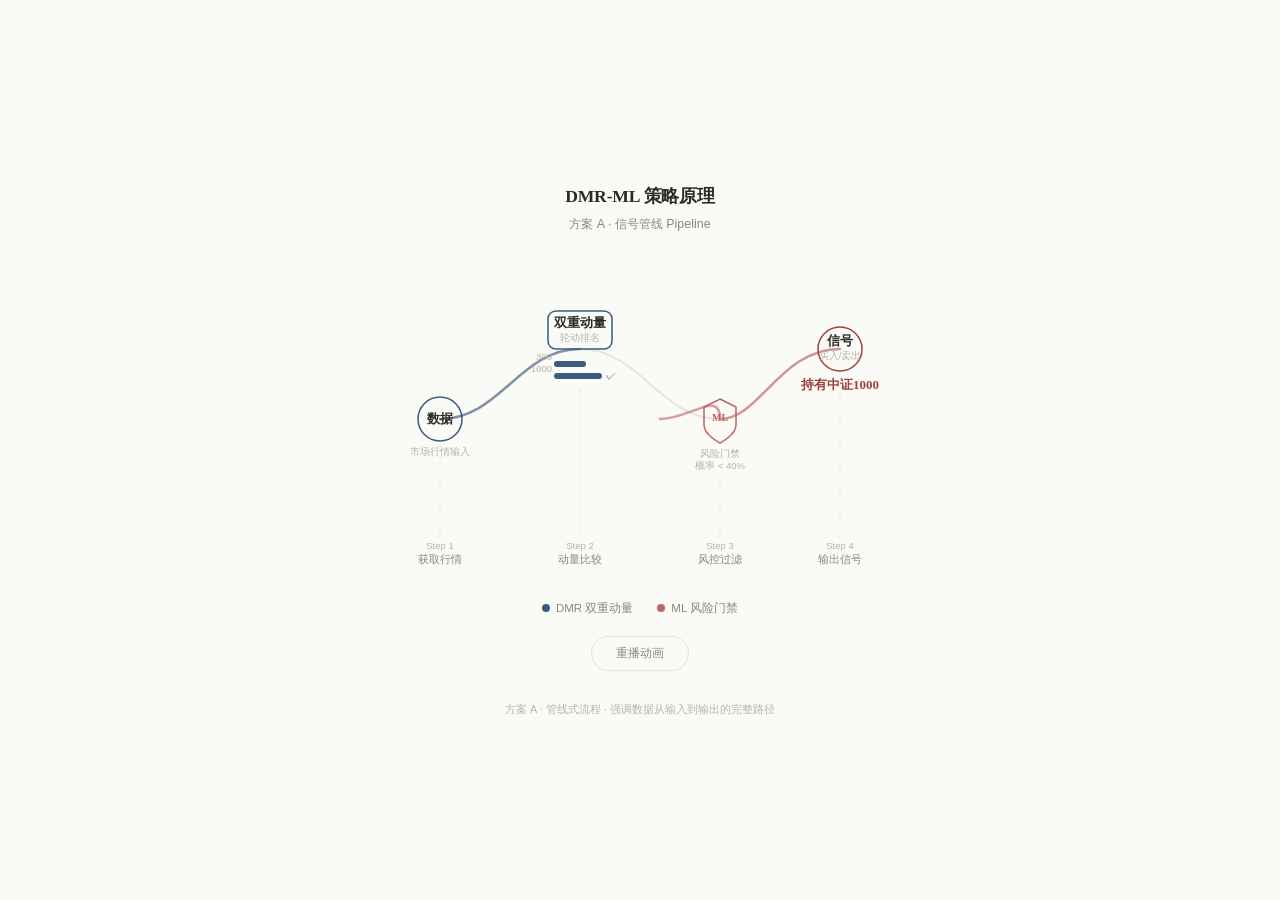
<file: web/static/demo-anim-a.html>
<!DOCTYPE html>
<html lang="zh-CN">
<head>
<meta charset="UTF-8">
<meta name="viewport" content="width=device-width, initial-scale=1.0">
<title>DMR-ML 原理动画 · 方案A · 信号管线</title>
<style>
  * { margin: 0; padding: 0; box-sizing: border-box; }
  body {
    background: #FAFAF7;
    font-family: Georgia, 'Times New Roman', serif;
    display: flex; flex-direction: column;
    align-items: center; justify-content: center;
    min-height: 100vh; color: #2D2A26;
    padding: 40px 20px;
  }
  h2 { font-size: 1.1rem; color: #2D2A26; margin-bottom: 8px; letter-spacing: -0.01em; }
  .subtitle { font-size: 0.78rem; color: #8B8680; margin-bottom: 36px; font-family: 'Inter', sans-serif; }
  .anim-container {
    width: 100%; max-width: 520px;
    position: relative;
  }
  svg { width: 100%; height: auto; }

  /* --- Pipeline path --- */
  .pipe-main {
    stroke-dasharray: 1200;
    stroke-dashoffset: 1200;
  }
  .playing .pipe-main {
    animation: draw-pipe 3s cubic-bezier(0.4,0,0.2,1) 0.3s forwards;
  }
  @keyframes draw-pipe { to { stroke-dashoffset: 0; } }

  /* --- Nodes fade in --- */
  .node { opacity: 0; }
  .playing .node-data    { animation: fade-in 0.5s ease-out 0.3s forwards; }
  .playing .node-mom     { animation: fade-in 0.5s ease-out 1.2s forwards; }
  .playing .node-ml      { animation: fade-in 0.5s ease-out 2.0s forwards; }
  .playing .node-signal  { animation: fade-in 0.5s ease-out 2.8s forwards; }
  @keyframes fade-in { to { opacity: 1; } }

  /* --- Dot traveler --- */
  .dot-traveler {
    opacity: 0;
    offset-path: path('M 60 150 C 120 150, 140 80, 200 80 S 280 150, 340 150 C 380 150, 400 80, 460 80');
    offset-rotate: 0deg;
  }
  .playing .dot-traveler {
    animation: dot-on 0.01s 0.5s forwards, dot-travel 2.8s cubic-bezier(0.4,0,0.2,1) 0.5s forwards, dot-off 0.3s ease-out 3.1s forwards;
  }
  @keyframes dot-on { to { opacity: 1; } }
  @keyframes dot-travel { from { offset-distance: 0%; } to { offset-distance: 100%; } }
  @keyframes dot-off { to { opacity: 0; } }

  /* --- Glow pulse on ML gate --- */
  .ml-glow { opacity: 0; }
  .playing .ml-glow {
    animation: glow-pulse 1.5s ease-in-out 2.0s 3;
  }
  @keyframes glow-pulse {
    0% { opacity: 0; }
    50% { opacity: 0.18; }
    100% { opacity: 0; }
  }

  /* --- Labels --- */
  .label { font-family: 'Inter', Georgia, sans-serif; font-size: 11px; fill: #8B8680; }
  .label-bold { font-family: Georgia, serif; font-size: 13px; fill: #2D2A26; font-weight: 700; }
  .label-small { font-family: 'Inter', sans-serif; font-size: 9.5px; fill: #B8B2A8; }

  /* --- Signal result text --- */
  .signal-text { opacity: 0; font-family: Georgia, serif; font-size: 13px; fill: #A0403C; font-weight: 700; }
  .playing .signal-text { animation: fade-in 0.6s ease-out 3.2s forwards; }

  /* --- Momentum comparison bars --- */
  .bar-300, .bar-1000 { opacity: 0; }
  .playing .bar-300  { animation: fade-in 0.3s ease-out 1.4s forwards, bar-grow-300 0.8s ease-out 1.4s forwards; }
  .playing .bar-1000 { animation: fade-in 0.3s ease-out 1.6s forwards, bar-grow-1000 0.8s ease-out 1.6s forwards; }
  @keyframes bar-grow-300  { from { width: 0; } to { width: 32px; } }
  @keyframes bar-grow-1000 { from { width: 0; } to { width: 48px; } }

  /* --- Winner highlight --- */
  .winner-mark { opacity: 0; }
  .playing .winner-mark { animation: fade-in 0.4s ease-out 2.5s forwards; }

  /* --- Shield icon --- */
  .shield { opacity: 0; }
  .playing .shield { animation: fade-in 0.4s ease-out 2.2s forwards, shield-pulse 1.2s ease-in-out 2.2s 2; }
  @keyframes shield-pulse {
    0% { transform: scale(1); }
    50% { transform: scale(1.08); }
    100% { transform: scale(1); }
  }

  /* --- Bottom legend --- */
  .legend {
    margin-top: 28px; display: flex; gap: 24px;
    font-size: 0.72rem; color: #8B8680;
    font-family: 'Inter', sans-serif;
  }
  .legend span { display: flex; align-items: center; gap: 6px; }
  .legend .dot-blue { width: 8px; height: 8px; border-radius: 50%; background: #3D5A80; }
  .legend .dot-red  { width: 8px; height: 8px; border-radius: 50%; background: #C0625F; }

  /* --- Replay button --- */
  .replay-btn {
    margin-top: 20px; padding: 8px 24px;
    border: 1px solid #E8E4DE; border-radius: 20px;
    background: transparent; color: #8B8680;
    font-family: 'Inter', sans-serif; font-size: 0.75rem;
    cursor: pointer; transition: all 0.2s;
  }
  .replay-btn:hover { border-color: #3D5A80; color: #3D5A80; }

  .tag { font-size: 0.68rem; color: #B8B2A8; margin-top: 32px; font-family: 'Inter', sans-serif; }
</style>
</head>
<body>
  <h2>DMR-ML 策略原理</h2>
  <p class="subtitle">方案 A · 信号管线 Pipeline</p>

  <div class="anim-container playing" id="anim">
    <svg viewBox="0 0 520 300" xmlns="http://www.w3.org/2000/svg">
      <!-- Pipeline path -->
      <path class="pipe-main" d="M 60 150 C 120 150, 140 80, 200 80 S 280 150, 340 150 C 380 150, 400 80, 460 80"
            stroke="#E8E4DE" stroke-width="2" fill="none" stroke-linecap="round"/>

      <!-- Colored overlay paths -->
      <path class="pipe-main" d="M 60 150 C 120 150, 140 80, 200 80"
            stroke="#3D5A80" stroke-width="2.5" fill="none" stroke-linecap="round" opacity="0.6"/>
      <path class="pipe-main" d="M 280 150 C 310 150, 340 120, 340 150 C 380 150, 400 80, 460 80"
            stroke="#C0625F" stroke-width="2.5" fill="none" stroke-linecap="round" opacity="0.6"/>

      <!-- Dot traveler -->
      <circle class="dot-traveler" r="4" fill="#3D5A80"/>

      <!-- Node 1: Market Data -->
      <g class="node node-data">
        <circle cx="60" cy="150" r="22" fill="none" stroke="#3D5A80" stroke-width="1.5"/>
        <text class="label-bold" x="60" y="154" text-anchor="middle">数据</text>
        <text class="label-small" x="60" y="186" text-anchor="middle">市场行情输入</text>
      </g>

      <!-- Node 2: Dual Momentum -->
      <g class="node node-mom">
        <rect x="168" y="42" width="64" height="38" rx="8" fill="none" stroke="#3D5A80" stroke-width="1.5"/>
        <text class="label-bold" x="200" y="58" text-anchor="middle" fill="#3D5A80" font-size="11">双重动量</text>
        <text class="label-small" x="200" y="72" text-anchor="middle">轮动排名</text>

        <!-- Momentum bars -->
        <rect class="bar-300" x="174" y="92" height="6" rx="3" fill="#3D5A80" opacity="0.5" width="32"/>
        <rect class="bar-1000" x="174" y="104" height="6" rx="3" fill="#3D5A80" width="48"/>
        <text class="label-small" x="172" y="91" text-anchor="end" font-size="8">300</text>
        <text class="label-small" x="172" y="103" text-anchor="end" font-size="8">1000</text>

        <!-- Winner arrow -->
        <g class="winner-mark">
          <text x="226" y="110" font-size="10" fill="#3D5A80">&#x2713;</text>
        </g>
      </g>

      <!-- Node 3: ML Risk Gate -->
      <g class="node node-ml" transform="translate(340, 150)">
        <!-- Glow -->
        <circle class="ml-glow" cx="0" cy="0" r="32" fill="#C0625F" opacity="0"/>
        <!-- Shield shape -->
        <g class="shield">
          <path d="M 0 -20 L 16 -12 L 16 6 C 16 16, 0 24, 0 24 C 0 24, -16 16, -16 6 L -16 -12 Z"
                fill="none" stroke="#C0625F" stroke-width="1.5"/>
          <text x="0" y="2" text-anchor="middle" font-family="Georgia" font-size="10" fill="#C0625F" font-weight="700">ML</text>
        </g>
        <text class="label-small" x="0" y="38" text-anchor="middle">风险门禁</text>
        <text class="label-small" x="0" y="50" text-anchor="middle" fill="#C0625F">概率 &lt; 40%</text>
      </g>

      <!-- Node 4: Signal Output -->
      <g class="node node-signal">
        <circle cx="460" cy="80" r="22" fill="none" stroke="#A0403C" stroke-width="1.5"/>
        <text class="label-bold" x="460" y="76" text-anchor="middle" fill="#A0403C" font-size="11">信号</text>
        <text class="label-small" x="460" y="90" text-anchor="middle">买入/卖出</text>
      </g>

      <!-- Signal result -->
      <text class="signal-text" x="460" y="120" text-anchor="middle">持有中证1000</text>

      <!-- Step labels along bottom -->
      <text class="label-small" x="60" y="280" text-anchor="middle">Step 1</text>
      <text class="label-small" x="200" y="280" text-anchor="middle">Step 2</text>
      <text class="label-small" x="340" y="280" text-anchor="middle">Step 3</text>
      <text class="label-small" x="460" y="280" text-anchor="middle">Step 4</text>

      <!-- Connecting dotted lines to step labels -->
      <line x1="60" y1="175" x2="60" y2="270" stroke="#E8E4DE" stroke-width="0.8" stroke-dasharray="3,3"/>
      <line x1="200" y1="120" x2="200" y2="270" stroke="#E8E4DE" stroke-width="0.8" stroke-dasharray="3,3"/>
      <line x1="340" y1="205" x2="340" y2="270" stroke="#E8E4DE" stroke-width="0.8" stroke-dasharray="3,3"/>
      <line x1="460" y1="105" x2="460" y2="270" stroke="#E8E4DE" stroke-width="0.8" stroke-dasharray="3,3"/>

      <!-- Step descriptions -->
      <text class="label" x="60" y="294" text-anchor="middle">获取行情</text>
      <text class="label" x="200" y="294" text-anchor="middle">动量比较</text>
      <text class="label" x="340" y="294" text-anchor="middle">风控过滤</text>
      <text class="label" x="460" y="294" text-anchor="middle">输出信号</text>
    </svg>
  </div>

  <div class="legend">
    <span><span class="dot-blue"></span>DMR 双重动量</span>
    <span><span class="dot-red"></span>ML 风险门禁</span>
  </div>

  <button class="replay-btn" onclick="replay()">重播动画</button>
  <p class="tag">方案 A · 管线式流程 · 强调数据从输入到输出的完整路径</p>

<script>
function replay() {
  const el = document.getElementById('anim');
  el.classList.remove('playing');
  void el.offsetWidth; // force reflow
  el.classList.add('playing');
}
</script>
</body>
</html>
</file>
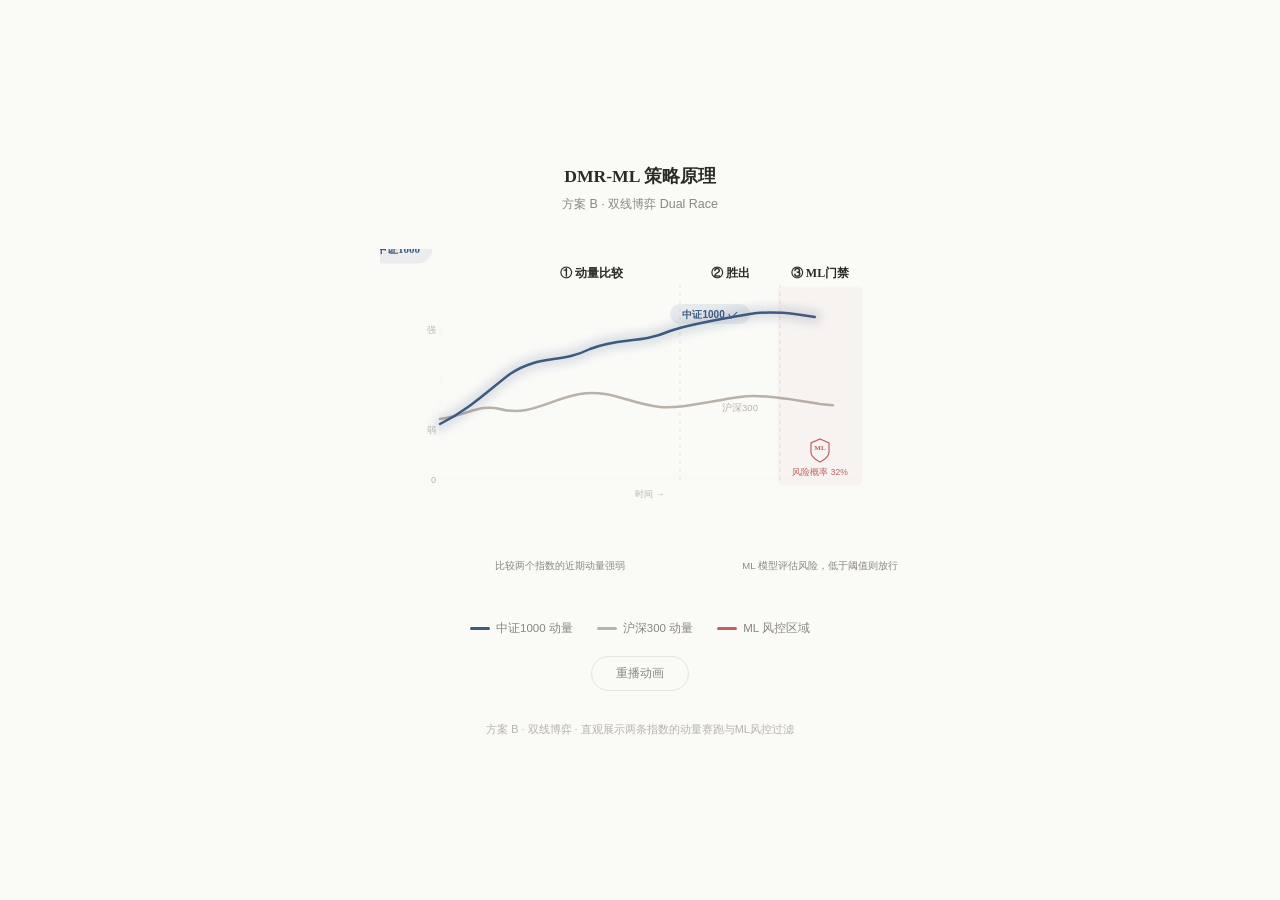
<file: web/static/demo-anim-b.html>
<!DOCTYPE html>
<html lang="zh-CN">
<head>
<meta charset="UTF-8">
<meta name="viewport" content="width=device-width, initial-scale=1.0">
<title>DMR-ML 原理动画 · 方案B · 双线博弈</title>
<style>
  * { margin: 0; padding: 0; box-sizing: border-box; }
  body {
    background: #FAFAF7;
    font-family: Georgia, 'Times New Roman', serif;
    display: flex; flex-direction: column;
    align-items: center; justify-content: center;
    min-height: 100vh; color: #2D2A26;
    padding: 40px 20px;
  }
  h2 { font-size: 1.1rem; color: #2D2A26; margin-bottom: 8px; }
  .subtitle { font-size: 0.78rem; color: #8B8680; margin-bottom: 36px; font-family: 'Inter', sans-serif; }

  .anim-container { width: 100%; max-width: 520px; }
  svg { width: 100%; height: auto; }

  /* --- Phase 1: Two momentum lines race --- */
  .line-300 {
    stroke-dasharray: 400;
    stroke-dashoffset: 400;
  }
  .line-1000 {
    stroke-dasharray: 400;
    stroke-dashoffset: 400;
  }
  .playing .line-300 {
    animation: draw-line 2.5s cubic-bezier(0.4,0,0.2,1) 0.4s forwards;
  }
  .playing .line-1000 {
    animation: draw-line 2.5s cubic-bezier(0.4,0,0.2,1) 0.6s forwards;
  }
  @keyframes draw-line { to { stroke-dashoffset: 0; } }

  /* --- Phase 2: Winner glow --- */
  .winner-glow {
    stroke-dasharray: 400;
    stroke-dashoffset: 400;
    opacity: 0;
  }
  .playing .winner-glow {
    animation: draw-line 1.5s ease-out 3.2s forwards, glow-on 0.5s ease-out 3.2s forwards;
  }
  @keyframes glow-on { to { opacity: 0.15; } }

  /* --- Phase 2b: Winner label --- */
  .winner-label { opacity: 0; }
  .playing .winner-label { animation: fade-in 0.5s ease-out 3.5s forwards; }

  /* --- Phase 3: ML gate descends --- */
  .ml-gate { opacity: 0; }
  .playing .ml-gate { animation: gate-drop 0.8s cubic-bezier(0.4,0,0.2,1) 4.2s forwards; }
  @keyframes gate-drop {
    0% { opacity: 0; transform: translateY(-20px); }
    100% { opacity: 1; transform: translateY(0); }
  }

  /* --- ML scanning line --- */
  .scan-line { opacity: 0; }
  .playing .scan-line {
    animation: scan 1.2s ease-in-out 5.0s forwards;
  }
  @keyframes scan {
    0% { opacity: 0.6; transform: translateX(0); }
    50% { opacity: 0.8; transform: translateX(100px); }
    100% { opacity: 0; transform: translateX(200px); }
  }

  /* --- Phase 4: Result --- */
  .result-badge { opacity: 0; }
  .playing .result-pass { animation: badge-in 0.6s ease-out 6.0s forwards; }
  @keyframes badge-in {
    0% { opacity: 0; transform: scale(0.7); }
    60% { transform: scale(1.05); }
    100% { opacity: 1; transform: scale(1); }
  }

  .fade-in { opacity: 0; }
  .playing .fade-1 { animation: fade-in 0.5s ease-out 0.2s forwards; }
  .playing .fade-2 { animation: fade-in 0.5s ease-out 3.0s forwards; }
  .playing .fade-3 { animation: fade-in 0.5s ease-out 4.2s forwards; }
  .playing .fade-4 { animation: fade-in 0.5s ease-out 6.0s forwards; }
  @keyframes fade-in { to { opacity: 1; } }

  /* --- Axis labels --- */
  .axis-label { font-family: 'Inter', sans-serif; font-size: 9px; fill: #B8B2A8; }
  .phase-label { font-family: Georgia, serif; font-size: 12px; fill: #2D2A26; font-weight: 700; }
  .phase-sub { font-family: 'Inter', sans-serif; font-size: 9.5px; fill: #8B8680; }

  .legend {
    margin-top: 28px; display: flex; gap: 24px;
    font-size: 0.72rem; color: #8B8680;
    font-family: 'Inter', sans-serif;
  }
  .legend span { display: flex; align-items: center; gap: 6px; }
  .legend .swatch { width: 20px; height: 3px; border-radius: 2px; }
  .legend .sw-blue { background: #3D5A80; }
  .legend .sw-red { background: #C0625F; }
  .legend .sw-gray { background: #B8B2A8; }

  .replay-btn {
    margin-top: 20px; padding: 8px 24px;
    border: 1px solid #E8E4DE; border-radius: 20px;
    background: transparent; color: #8B8680;
    font-family: 'Inter', sans-serif; font-size: 0.75rem;
    cursor: pointer; transition: all 0.2s;
  }
  .replay-btn:hover { border-color: #3D5A80; color: #3D5A80; }
  .tag { font-size: 0.68rem; color: #B8B2A8; margin-top: 32px; font-family: 'Inter', sans-serif; }
</style>
</head>
<body>
  <h2>DMR-ML 策略原理</h2>
  <p class="subtitle">方案 B · 双线博弈 Dual Race</p>

  <div class="anim-container playing" id="anim">
    <svg viewBox="0 0 520 340" xmlns="http://www.w3.org/2000/svg">

      <!-- Background grid -->
      <g opacity="0.3">
        <line x1="60" y1="40" x2="60" y2="230" stroke="#E8E4DE" stroke-width="0.5"/>
        <line x1="60" y1="230" x2="480" y2="230" stroke="#E8E4DE" stroke-width="0.5"/>
        <line x1="60" y1="80" x2="480" y2="80" stroke="#E8E4DE" stroke-width="0.5" stroke-dasharray="3,4"/>
        <line x1="60" y1="130" x2="480" y2="130" stroke="#E8E4DE" stroke-width="0.5" stroke-dasharray="3,4"/>
        <line x1="60" y1="180" x2="480" y2="180" stroke="#E8E4DE" stroke-width="0.5" stroke-dasharray="3,4"/>
      </g>

      <!-- Axis labels -->
      <text class="axis-label" x="56" y="84" text-anchor="end">强</text>
      <text class="axis-label" x="56" y="184" text-anchor="end">弱</text>
      <text class="axis-label" x="56" y="234" text-anchor="end">0</text>
      <text class="axis-label" x="270" y="248" text-anchor="middle">时间 →</text>

      <!-- Phase dividers -->
      <line x1="300" y1="35" x2="300" y2="235" stroke="#E8E4DE" stroke-width="1" stroke-dasharray="4,4" class="fade-in fade-2"/>
      <line x1="400" y1="35" x2="400" y2="235" stroke="#E8E4DE" stroke-width="1" stroke-dasharray="4,4" class="fade-in fade-3"/>

      <!-- Phase headers -->
      <g class="fade-in fade-1">
        <text class="phase-label" x="180" y="28">① 动量比较</text>
      </g>
      <g class="fade-in fade-2">
        <text class="phase-label" x="350" y="28" text-anchor="middle" fill="#3D5A80">② 胜出</text>
      </g>
      <g class="fade-in fade-3">
        <text class="phase-label" x="440" y="28" text-anchor="middle" fill="#C0625F">③ ML门禁</text>
      </g>

      <!-- CSI 300 line (weaker, ends lower) -->
      <path class="line-300"
            d="M 60 170 C 90 165, 100 155, 120 160 C 150 168, 170 150, 200 145 C 230 140, 250 155, 280 158 C 300 160, 330 152, 360 148 C 380 145, 410 150, 440 155 L 470 158"
            stroke="#B8B2A8" stroke-width="2.5" fill="none" stroke-linecap="round"/>

      <!-- CSI 1000 line (stronger, ends higher) -->
      <path class="line-1000"
            d="M 60 175 C 90 160, 110 140, 130 125 C 160 105, 180 115, 210 100 C 240 88, 260 95, 290 82 C 310 75, 340 70, 370 65 C 400 60, 430 68, 460 72 L 470 74"
            stroke="#3D5A80" stroke-width="2.5" fill="none" stroke-linecap="round"/>

      <!-- Winner glow (thick blur behind 1000 line) -->
      <path class="winner-glow"
            d="M 60 175 C 90 160, 110 140, 130 125 C 160 105, 180 115, 210 100 C 240 88, 260 95, 290 82 C 310 75, 340 70, 370 65 C 400 60, 430 68, 460 72 L 470 74"
            stroke="#3D5A80" stroke-width="14" fill="none" stroke-linecap="round" filter="url(#blur)"/>

      <!-- SVG filter for glow -->
      <defs>
        <filter id="blur"><feGaussianBlur stdDeviation="4"/></filter>
      </defs>

      <!-- Winner label -->
      <g class="winner-label">
        <rect x="290" y="55" width="80" height="20" rx="10" fill="#3D5A80" opacity="0.1"/>
        <text x="330" y="69" text-anchor="middle" font-family="Inter,sans-serif" font-size="10" fill="#3D5A80" font-weight="600">中证1000 ✓</text>
      </g>

      <!-- Loser label -->
      <g class="winner-label">
        <text x="360" y="162" text-anchor="middle" font-family="Inter,sans-serif" font-size="9.5" fill="#B8B2A8">沪深300</text>
      </g>

      <!-- ML Gate zone -->
      <g class="ml-gate">
        <rect x="398" y="38" width="84" height="198" rx="4" fill="#C0625F" opacity="0.04" stroke="#C0625F" stroke-width="1" stroke-dasharray="4,3"/>
        <!-- Shield icon -->
        <g transform="translate(440, 200)">
          <path d="M 0 -10 L 9 -6 L 9 3 C 9 9, 0 13, 0 13 C 0 13, -9 9, -9 3 L -9 -6 Z"
                fill="none" stroke="#C0625F" stroke-width="1.2"/>
          <text x="0" y="1" text-anchor="middle" font-family="Georgia" font-size="7" fill="#C0625F" font-weight="700">ML</text>
        </g>
        <text x="440" y="226" text-anchor="middle" font-family="Inter,sans-serif" font-size="8.5" fill="#C0625F">风险概率 32%</text>
      </g>

      <!-- Scan line -->
      <rect class="scan-line" x="400" y="38" width="2" height="198" rx="1" fill="#C0625F" opacity="0"/>

      <!-- Result badge -->
      <g class="result-badge result-pass" transform="translate(440, 275)">
        <rect x="-52" y="-14" width="104" height="28" rx="14" fill="#3D5A80" opacity="0.08" stroke="#3D5A80" stroke-width="1"/>
        <text x="0" y="4" text-anchor="middle" font-family="Georgia" font-size="11" fill="#3D5A80" font-weight="700">→ 持有中证1000</text>
      </g>

      <!-- Phase description at bottom -->
      <g class="fade-in fade-4">
        <text class="phase-sub" x="180" y="320" text-anchor="middle">比较两个指数的近期动量强弱</text>
        <text class="phase-sub" x="440" y="320" text-anchor="middle">ML 模型评估风险，低于阈值则放行</text>
      </g>

    </svg>
  </div>

  <div class="legend">
    <span><span class="swatch sw-blue"></span>中证1000 动量</span>
    <span><span class="swatch sw-gray"></span>沪深300 动量</span>
    <span><span class="swatch sw-red"></span>ML 风控区域</span>
  </div>

  <button class="replay-btn" onclick="replay()">重播动画</button>
  <p class="tag">方案 B · 双线博弈 · 直观展示两条指数的动量赛跑与ML风控过滤</p>

<script>
function replay() {
  const el = document.getElementById('anim');
  el.classList.remove('playing');
  void el.offsetWidth;
  el.classList.add('playing');
}
</script>
</body>
</html>
</file>
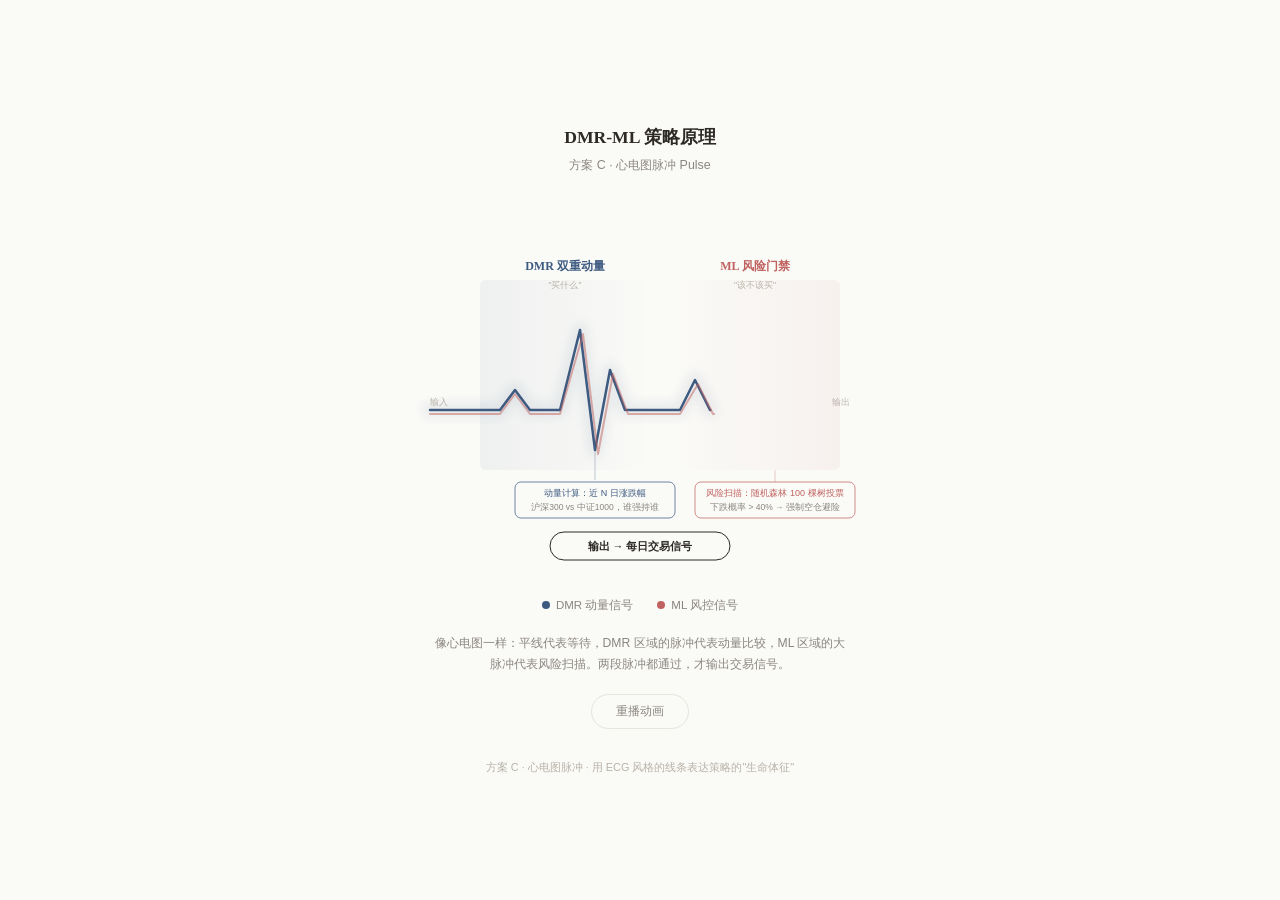
<file: web/static/demo-anim-c.html>
<!DOCTYPE html>
<html lang="zh-CN">
<head>
<meta charset="UTF-8">
<meta name="viewport" content="width=device-width, initial-scale=1.0">
<title>DMR-ML 原理动画 · 方案C · 心电图脉冲</title>
<style>
  * { margin: 0; padding: 0; box-sizing: border-box; }
  body {
    background: #FAFAF7;
    font-family: Georgia, 'Times New Roman', serif;
    display: flex; flex-direction: column;
    align-items: center; justify-content: center;
    min-height: 100vh; color: #2D2A26;
    padding: 40px 20px;
  }
  h2 { font-size: 1.1rem; color: #2D2A26; margin-bottom: 8px; }
  .subtitle { font-size: 0.78rem; color: #8B8680; margin-bottom: 36px; font-family: 'Inter', sans-serif; }

  .anim-container { width: 100%; max-width: 480px; }
  svg { width: 100%; height: auto; }

  /* === Central heartbeat line === */
  .pulse-line {
    stroke-dasharray: 600;
    stroke-dashoffset: 600;
  }
  .playing .pulse-line {
    animation: draw-pulse 3s cubic-bezier(0.3,0,0.2,1) 0.5s forwards;
  }
  @keyframes draw-pulse { to { stroke-dashoffset: 0; } }

  /* Glow behind pulse */
  .pulse-glow {
    stroke-dasharray: 600;
    stroke-dashoffset: 600;
    opacity: 0;
  }
  .playing .pulse-glow {
    animation: draw-pulse 3s cubic-bezier(0.3,0,0.2,1) 0.5s forwards, glow-fade 3s ease-out 0.5s forwards;
  }
  @keyframes glow-fade { to { opacity: 0.08; } }

  /* === Dot follows pulse === */
  .pulse-dot {
    opacity: 0;
    offset-path: path('M 30 200 L 80 200 L 100 200 L 115 180 L 130 200 L 160 200 L 180 120 L 195 240 L 210 160 L 225 200 L 260 200 L 280 200 L 295 170 L 310 200 L 340 200 L 360 80 L 375 260 L 390 140 L 410 200 L 450 200');
    offset-rotate: 0deg;
  }
  .playing .pulse-dot {
    animation: dot-on 0.01s 0.5s forwards, dot-move 3s cubic-bezier(0.3,0,0.2,1) 0.5s forwards, dot-off 0.3s 3.3s forwards;
  }
  @keyframes dot-on { to { opacity: 1; } }
  @keyframes dot-move { from { offset-distance: 0%; } to { offset-distance: 100%; } }
  @keyframes dot-off { to { opacity: 0; } }

  /* Red shadow dot, slightly delayed */
  .pulse-dot-red {
    opacity: 0;
    offset-path: path('M 30 204 L 80 204 L 100 204 L 115 184 L 130 204 L 160 204 L 183 124 L 198 244 L 213 164 L 228 204 L 260 204 L 280 204 L 298 174 L 313 204 L 340 204 L 363 84 L 378 264 L 393 144 L 413 204 L 450 204');
    offset-rotate: 0deg;
  }
  .playing .pulse-dot-red {
    animation: dot-on 0.01s 0.8s forwards, dot-move 3s cubic-bezier(0.3,0,0.2,1) 0.8s forwards, dot-off 0.3s 3.6s forwards;
  }

  /* === Phase annotations === */
  .ann { opacity: 0; }
  .playing .ann-1 { animation: fade-up 0.6s ease-out 1.0s forwards; }
  .playing .ann-2 { animation: fade-up 0.6s ease-out 2.2s forwards; }
  .playing .ann-3 { animation: fade-up 0.6s ease-out 3.5s forwards; }
  @keyframes fade-up {
    0% { opacity: 0; transform: translateY(8px); }
    100% { opacity: 1; transform: translateY(0); }
  }

  /* === Bracket lines === */
  .bracket { opacity: 0; }
  .playing .bracket-1 { animation: fade-in 0.4s ease-out 1.0s forwards; }
  .playing .bracket-2 { animation: fade-in 0.4s ease-out 2.2s forwards; }
  .playing .bracket-3 { animation: fade-in 0.4s ease-out 3.5s forwards; }
  @keyframes fade-in { to { opacity: 1; } }

  /* === Result pulse === */
  .result { opacity: 0; }
  .playing .result {
    animation: result-in 0.8s ease-out 4.2s forwards;
  }
  @keyframes result-in {
    0% { opacity: 0; transform: scale(0.8); }
    50% { transform: scale(1.04); }
    100% { opacity: 1; transform: scale(1); }
  }

  /* === Section zone backgrounds === */
  .zone { opacity: 0; }
  .playing .zone-1 { animation: fade-in 0.5s ease-out 0.8s forwards; }
  .playing .zone-2 { animation: fade-in 0.5s ease-out 2.0s forwards; }

  /* Labels */
  .label-title { font-family: Georgia, serif; font-size: 12px; font-weight: 700; }
  .label-desc { font-family: 'Inter', sans-serif; font-size: 9px; fill: #8B8680; }
  .label-small { font-family: 'Inter', sans-serif; font-size: 8.5px; fill: #B8B2A8; }

  .legend {
    margin-top: 24px; display: flex; gap: 24px;
    font-size: 0.72rem; color: #8B8680;
    font-family: 'Inter', sans-serif;
  }
  .legend span { display: flex; align-items: center; gap: 6px; }
  .legend .dot { width: 8px; height: 8px; border-radius: 50%; }

  .desc-box {
    margin-top: 20px; max-width: 420px; text-align: center;
    font-size: 0.76rem; color: #8B8680; line-height: 1.7;
    font-family: 'Inter', sans-serif;
  }

  .replay-btn {
    margin-top: 20px; padding: 8px 24px;
    border: 1px solid #E8E4DE; border-radius: 20px;
    background: transparent; color: #8B8680;
    font-family: 'Inter', sans-serif; font-size: 0.75rem;
    cursor: pointer; transition: all 0.2s;
  }
  .replay-btn:hover { border-color: #3D5A80; color: #3D5A80; }
  .tag { font-size: 0.68rem; color: #B8B2A8; margin-top: 32px; font-family: 'Inter', sans-serif; }
</style>
</head>
<body>
  <h2>DMR-ML 策略原理</h2>
  <p class="subtitle">方案 C · 心电图脉冲 Pulse</p>

  <div class="anim-container playing" id="anim">
    <svg viewBox="0 0 480 360" xmlns="http://www.w3.org/2000/svg">
      <defs>
        <filter id="glow"><feGaussianBlur stdDeviation="5"/></filter>
        <linearGradient id="grad-blue" x1="0%" y1="0%" x2="100%" y2="0%">
          <stop offset="0%" stop-color="#3D5A80" stop-opacity="0.06"/>
          <stop offset="100%" stop-color="#3D5A80" stop-opacity="0"/>
        </linearGradient>
        <linearGradient id="grad-red" x1="0%" y1="0%" x2="100%" y2="0%">
          <stop offset="0%" stop-color="#C0625F" stop-opacity="0"/>
          <stop offset="100%" stop-color="#C0625F" stop-opacity="0.06"/>
        </linearGradient>
      </defs>

      <!-- Zone backgrounds -->
      <rect class="zone zone-1" x="80" y="70" width="170" height="190" rx="6" fill="url(#grad-blue)"/>
      <rect class="zone zone-2" x="270" y="70" width="170" height="190" rx="6" fill="url(#grad-red)"/>

      <!-- Zone labels at top -->
      <g class="zone zone-1">
        <text class="label-title" x="165" y="60" text-anchor="middle" fill="#3D5A80">DMR 双重动量</text>
        <text class="label-small" x="165" y="78" text-anchor="middle">"买什么"</text>
      </g>
      <g class="zone zone-2">
        <text class="label-title" x="355" y="60" text-anchor="middle" fill="#C0625F">ML 风险门禁</text>
        <text class="label-small" x="355" y="78" text-anchor="middle">"该不该买"</text>
      </g>

      <!-- Central heartbeat line: flat → small DMR pulse → flat → big ML pulse → flat -->
      <!-- DMR region: small controlled pulses (momentum comparison) -->
      <!-- ML region: big dramatic pulse (risk assessment) -->
      <path class="pulse-glow"
            d="M 30 200 L 80 200 L 100 200 L 115 180 L 130 200 L 160 200 L 180 120 L 195 240 L 210 160 L 225 200 L 260 200 L 280 200 L 295 170 L 310 200 L 340 200 L 360 80 L 375 260 L 390 140 L 410 200 L 450 200"
            stroke="#3D5A80" stroke-width="16" fill="none" stroke-linecap="round" stroke-linejoin="round" filter="url(#glow)"/>

      <path class="pulse-line"
            d="M 30 200 L 80 200 L 100 200 L 115 180 L 130 200 L 160 200 L 180 120 L 195 240 L 210 160 L 225 200 L 260 200 L 280 200 L 295 170 L 310 200 L 340 200 L 360 80 L 375 260 L 390 140 L 410 200 L 450 200"
            stroke="#3D5A80" stroke-width="2.5" fill="none" stroke-linecap="round" stroke-linejoin="round"/>

      <!-- Red shadow line (offset) -->
      <path class="pulse-line"
            d="M 30 204 L 80 204 L 100 204 L 115 184 L 130 204 L 160 204 L 183 124 L 198 244 L 213 164 L 228 204 L 260 204 L 280 204 L 298 174 L 313 204 L 340 204 L 363 84 L 378 264 L 393 144 L 413 204 L 450 204"
            stroke="#C0625F" stroke-width="2" fill="none" stroke-linecap="round" stroke-linejoin="round" opacity="0.5"/>

      <!-- Blue dot -->
      <circle class="pulse-dot" r="4" fill="#3D5A80"/>
      <!-- Red dot -->
      <circle class="pulse-dot-red" r="3.5" fill="#C0625F"/>

      <!-- Annotation 1: DMR small pulse explanation -->
      <g class="ann ann-1">
        <line x1="195" y1="240" x2="195" y2="270" stroke="#3D5A80" stroke-width="0.8" opacity="0.4"/>
        <rect x="115" y="272" width="160" height="36" rx="6" fill="#FAFAF7" stroke="#3D5A80" stroke-width="0.8" opacity="0.9"/>
        <text x="195" y="286" text-anchor="middle" font-family="Inter,sans-serif" font-size="9" fill="#3D5A80">动量计算：近 N 日涨跌幅</text>
        <text x="195" y="300" text-anchor="middle" font-family="Inter,sans-serif" font-size="8.5" fill="#8B8680">沪深300 vs 中证1000，谁强持谁</text>
      </g>

      <!-- Annotation 2: ML big pulse explanation -->
      <g class="ann ann-2">
        <line x1="375" y1="260" x2="375" y2="272" stroke="#C0625F" stroke-width="0.8" opacity="0.4"/>
        <rect x="295" y="272" width="160" height="36" rx="6" fill="#FAFAF7" stroke="#C0625F" stroke-width="0.8" opacity="0.9"/>
        <text x="375" y="286" text-anchor="middle" font-family="Inter,sans-serif" font-size="9" fill="#C0625F">风险扫描：随机森林 100 棵树投票</text>
        <text x="375" y="300" text-anchor="middle" font-family="Inter,sans-serif" font-size="8.5" fill="#8B8680">下跌概率 &gt; 40% → 强制空仓避险</text>
      </g>

      <!-- Result annotation -->
      <g class="result">
        <rect x="150" y="322" width="180" height="28" rx="14" fill="none" stroke="#2D2A26" stroke-width="1"/>
        <text x="240" y="340" text-anchor="middle" font-family="Georgia" font-size="11" fill="#2D2A26" font-weight="700">输出 → 每日交易信号</text>
      </g>

      <!-- Flat line labels -->
      <text class="label-small" x="30" y="195" text-anchor="start">输入</text>
      <text class="label-small" x="450" y="195" text-anchor="end">输出</text>

    </svg>
  </div>

  <div class="legend">
    <span><span class="dot" style="background:#3D5A80"></span>DMR 动量信号</span>
    <span><span class="dot" style="background:#C0625F"></span>ML 风控信号</span>
  </div>

  <p class="desc-box">
    像心电图一样：平线代表等待，DMR 区域的脉冲代表动量比较，ML 区域的大脉冲代表风险扫描。两段脉冲都通过，才输出交易信号。
  </p>

  <button class="replay-btn" onclick="replay()">重播动画</button>
  <p class="tag">方案 C · 心电图脉冲 · 用 ECG 风格的线条表达策略的"生命体征"</p>

<script>
function replay() {
  const el = document.getElementById('anim');
  el.classList.remove('playing');
  void el.offsetWidth;
  el.classList.add('playing');
}
</script>
</body>
</html>
</file>
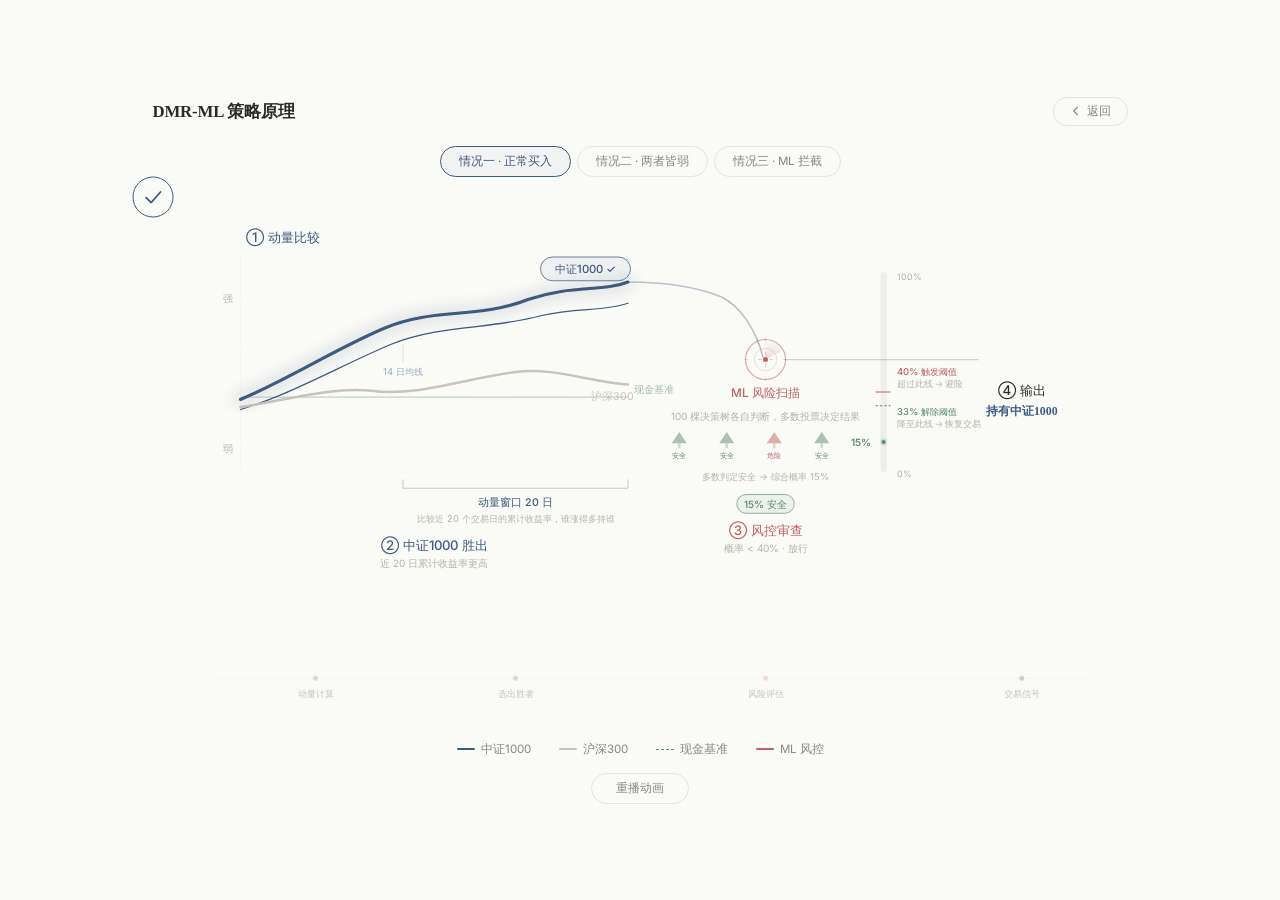
<file: web/static/demo-anim-d.html>
<!DOCTYPE html>
<html lang="zh-CN">
<head>
<meta charset="UTF-8">
<meta name="viewport" content="width=device-width, initial-scale=1.0">
<title>DMR-ML 策略原理 · 动画演示</title>
<link href="https://fonts.loli.net/css2?family=Inter:wght@300;400;500;600&display=swap" rel="stylesheet">
<style>
  * { margin: 0; padding: 0; box-sizing: border-box; }
  body {
    background: #FAFAF7;
    font-family: 'Inter', -apple-system, sans-serif;
    display: flex; flex-direction: column;
    align-items: center; justify-content: center;
    min-height: 100vh; color: #2D2A26;
    padding: 20px 24px;
  }

  /* ===== Top bar ===== */
  .top-bar {
    width: 100%; max-width: 975px;
    display: flex; align-items: center; justify-content: space-between;
    margin-bottom: 20px;
  }
  .top-bar h2 {
    font-family: Georgia, 'Times New Roman', serif;
    font-size: 1.05rem; color: #2D2A26; font-weight: 700;
    letter-spacing: -0.01em;
  }
  .back-btn {
    display: flex; align-items: center; gap: 5px;
    padding: 6px 16px; border-radius: 14px;
    border: 1px solid #E8E4DE; background: transparent;
    font-family: 'Inter', sans-serif; font-size: 0.72rem;
    color: #8B8680; cursor: pointer; transition: all 0.25s;
  }
  .back-btn:hover { border-color: #3D5A80; color: #3D5A80; }
  .back-btn svg { width: 12px; height: 12px; }

  /* ===== Tabs ===== */
  .tabs { display: flex; gap: 6px; margin-bottom: 20px; }
  .tab {
    padding: 7px 18px; border-radius: 16px;
    border: 1px solid #E8E4DE; background: transparent;
    font-family: 'Inter', sans-serif; font-size: 0.72rem;
    color: #8B8680; cursor: pointer; transition: all 0.25s;
    white-space: nowrap;
  }
  .tab:hover { border-color: #B8B2A8; color: #2D2A26; }
  .tab.active { border-color: #3D5A80; color: #3D5A80; background: rgba(61,90,128,0.04); }
  .tab.active-red { border-color: #C0625F; color: #C0625F; background: rgba(192,98,95,0.04); }

  /* ===== Container ===== */
  .anim-wrap { width: 100%; max-width: 975px; }
  .scene { display: none; }
  .scene.visible { display: block; }
  svg { width: 100%; height: auto; overflow: visible; }

  /* ===== Shared keyframes ===== */
  @keyframes draw { to { stroke-dashoffset: 0; } }
  @keyframes fade-in { to { opacity: 1; } }
  @keyframes fade-up { 0%{opacity:0;transform:translateY(6px)} 100%{opacity:1;transform:translateY(0)} }
  @keyframes dot-on { to { opacity: 1; } }
  @keyframes dot-path { 0%{offset-distance:0%} 100%{offset-distance:100%} }
  @keyframes dot-off { to { opacity: 0; } }
  @keyframes glow-on { to { opacity: 0.12; } }
  @keyframes badge-pop { 0%{opacity:0;transform:scale(0.6)} 100%{opacity:1;transform:scale(1)} }
  @keyframes sweep-rotate { from{transform:rotate(0deg)} to{transform:rotate(360deg)} }
  @keyframes crosshair-in { 0%{opacity:0} 40%{opacity:0.6} 60%{opacity:0.25} 100%{opacity:0.45} }
  @keyframes center-pulse { 0%{opacity:0;r:1} 50%{opacity:1;r:3} 100%{opacity:1;r:2} }

  .line-draw { stroke-dasharray: 600; stroke-dashoffset: 600; }
  .flow-draw { stroke-dasharray: 300; stroke-dashoffset: 300; }
  .ext-draw { stroke-dasharray: 400; stroke-dashoffset: 400; }

  /* ============================== SCENE 1 ============================== */
  .playing .s1-cash    { animation: draw 4.5s ease-out .4s forwards; }
  .playing .s1-line300 { animation: draw 4.5s cubic-bezier(0.35,0,0.15,1) 0.6s forwards; }
  .playing .s1-line1000{ animation: draw 4.5s cubic-bezier(0.35,0,0.15,1) 0.8s forwards; }
  .s1-tracer { opacity:0; }
  .playing .s1-tracer  { animation: dot-on .01s .8s forwards, dot-path 4.5s cubic-bezier(0.35,0,0.15,1) .8s forwards, dot-off .5s 5s forwards; }
  .s1-ma { stroke-dasharray:400; stroke-dashoffset:400; opacity:0; }
  .playing .s1-ma      { animation: draw 3s ease-out 3.2s forwards, fade-in .5s ease-out 3.2s forwards; }
  .s1-malabel { opacity:0; } .playing .s1-malabel { animation: fade-in .5s ease-out 4s forwards; }
  .s1-momwin { opacity:0; } .playing .s1-momwin { animation: fade-up .7s ease-out 3s forwards; }
  .s1-glow { stroke-dasharray:600; stroke-dashoffset:600; opacity:0; }
  .playing .s1-glow    { animation: draw 2s ease-out 5.8s forwards, glow-on .8s ease-out 5.8s forwards; }
  .s1-winner { opacity:0; } .playing .s1-winner { animation: fade-up .8s ease-out 6.2s forwards; }
  .s1-loser  { opacity:0; } .playing .s1-loser  { animation: fade-in .6s ease-out 6.4s forwards; }
  .playing .s1-flow    { animation: draw 2s cubic-bezier(0.35,0,0.15,1) 7s forwards; }
  .s1-flowdot { opacity:0; }
  .playing .s1-flowdot { animation: dot-on .01s 7s forwards, dot-path 2s cubic-bezier(0.35,0,0.15,1) 7s forwards, dot-off .4s 8.6s forwards; }

  .s1-ml { opacity:0; } .playing .s1-ml { animation: fade-in .8s ease-out 8.8s forwards; }
  .s1-ring { stroke-dasharray:100; stroke-dashoffset:100; } .playing .s1-ring { animation: draw 1.4s ease-out 9s forwards; }
  .s1-ring2 { stroke-dasharray:57; stroke-dashoffset:57; } .playing .s1-ring2 { animation: draw 1s ease-out 9.4s forwards; }
  .s1-sweep { opacity:0; transform-origin:490px 130px; } .playing .s1-sweep { animation: dot-on .3s 9.8s forwards, sweep-rotate 2.2s linear 9.8s forwards; }
  .s1-cross { opacity:0; } .playing .s1-cross { animation: crosshair-in .4s ease-out 11.2s forwards; }
  .s1-center { opacity:0; } .playing .s1-center { animation: center-pulse .6s ease-out 11.4s forwards; }
  .s1-mllabel { opacity:0; } .playing .s1-mllabel { animation: fade-in .6s ease-out 9s forwards; }
  /* Random forest tree icons */
  .s1-rf { opacity:0; } .playing .s1-rf { animation: fade-up .6s ease-out 11.6s forwards; }
  @keyframes tree-vote { 0%{opacity:0;transform:translateY(3px)} 100%{opacity:1;transform:translateY(0)} }
  .s1-tree { opacity:0; }
  .playing .s1-tree1 { animation: tree-vote .3s ease-out 11.8s forwards; }
  .playing .s1-tree2 { animation: tree-vote .3s ease-out 12s forwards; }
  .playing .s1-tree3 { animation: tree-vote .3s ease-out 12.2s forwards; }
  .playing .s1-tree4 { animation: tree-vote .3s ease-out 12.4s forwards; }
  .playing .s1-tree5 { animation: tree-vote .3s ease-out 12.6s forwards; }
  .s1-vote { opacity:0; } .playing .s1-vote { animation: fade-up .5s ease-out 13s forwards; }
  .s1-thresh { opacity:0; } .playing .s1-thresh { animation: fade-up .7s ease-out 13.5s forwards; }
  .s1-gdot { opacity:0; } .playing .s1-gdot { animation: fade-up .5s ease-out 14.2s forwards; }
  .s1-risk { opacity:0; } .playing .s1-risk { animation: fade-up .6s ease-out 14.5s forwards; }
  .playing .s1-resultline { animation: draw 1.2s ease-out 15s forwards; }
  .s1-badge { opacity:0; } .playing .s1-badge { animation: badge-pop .8s cubic-bezier(0.34,1.56,0.64,1) 15.8s forwards; }
  .s1-step { opacity:0; }
  .playing .s1-st1 { animation: fade-in .5s ease-out .3s forwards; }
  .playing .s1-st2 { animation: fade-in .5s ease-out 5.8s forwards; }
  .playing .s1-st3 { animation: fade-in .5s ease-out 8.8s forwards; }
  .playing .s1-st4 { animation: fade-in .5s ease-out 15.8s forwards; }

  /* ============================== SCENE 2 ============================== */
  .playing .s2-cash    { animation: draw 4.5s ease-out .4s forwards; }
  .playing .s2-line300 { animation: draw 4.5s cubic-bezier(0.35,0,0.15,1) 0.6s forwards; }
  .playing .s2-line1000{ animation: draw 4.5s cubic-bezier(0.35,0,0.15,1) 0.9s forwards; }
  .s2-zone { opacity:0; } .playing .s2-zone { animation: fade-in .8s ease-out 5.2s forwards; }
  .s2-cashext { opacity:0; } .playing .s2-cashext { animation: fade-in .3s ease-out 6s forwards; }
  .playing .s2-cashextline { animation: draw 2.5s ease-out 6s forwards; }
  .s2-arrow { opacity:0; } .playing .s2-arrow { animation: fade-up .6s ease-out 7s forwards; }
  .s2-badge { opacity:0; } .playing .s2-badge { animation: badge-pop .8s cubic-bezier(0.34,1.56,0.64,1) 7.8s forwards; }
  .s2-step { opacity:0; }
  .playing .s2-st1 { animation: fade-in .5s ease-out .3s forwards; }
  .playing .s2-st2 { animation: fade-in .5s ease-out 5.2s forwards; }
  .playing .s2-st3 { animation: fade-in .5s ease-out 7.8s forwards; }

  /* ============================== SCENE 3 ============================== */
  .playing .s3-cash    { animation: draw 4.5s ease-out .4s forwards; }
  .playing .s3-line300 { animation: draw 4.5s cubic-bezier(0.35,0,0.15,1) 0.6s forwards; }
  .playing .s3-line1000{ animation: draw 4.5s cubic-bezier(0.35,0,0.15,1) 0.8s forwards; }
  .s3-tracer { opacity:0; }
  .playing .s3-tracer  { animation: dot-on .01s .8s forwards, dot-path 4.5s cubic-bezier(0.35,0,0.15,1) .8s forwards, dot-off .5s 5s forwards; }
  .s3-glow { stroke-dasharray:600; stroke-dashoffset:600; opacity:0; }
  .playing .s3-glow    { animation: draw 2s ease-out 5.8s forwards, glow-on .8s ease-out 5.8s forwards; }
  .s3-winner { opacity:0; } .playing .s3-winner { animation: fade-up .8s ease-out 6.2s forwards; }
  .playing .s3-flow    { animation: draw 2s cubic-bezier(0.35,0,0.15,1) 7.2s forwards; }
  .s3-flowdot { opacity:0; }
  .playing .s3-flowdot { animation: dot-on .01s 7.2s forwards, dot-path 2s cubic-bezier(0.35,0,0.15,1) 7.2s forwards, dot-off .4s 8.8s forwards; }
  .s3-ml { opacity:0; } .playing .s3-ml { animation: fade-in .8s ease-out 9s forwards; }
  .s3-ring { stroke-dasharray:100; stroke-dashoffset:100; } .playing .s3-ring { animation: draw 1.4s ease-out 9.3s forwards; }
  .s3-ring2 { stroke-dasharray:57; stroke-dashoffset:57; } .playing .s3-ring2 { animation: draw 1s ease-out 9.6s forwards; }
  .s3-sweep { opacity:0; transform-origin:480px 155px; } .playing .s3-sweep { animation: dot-on .3s 10s forwards, sweep-rotate 2.2s linear 10s forwards; }
  .s3-cross { opacity:0; } .playing .s3-cross { animation: crosshair-in .4s ease-out 11.4s forwards; }
  .s3-center { opacity:0; } .playing .s3-center { animation: center-pulse .6s ease-out 11.6s forwards; }
  .s3-mllabel { opacity:0; } .playing .s3-mllabel { animation: fade-in .6s ease-out 9.3s forwards; }
  .s3-risk { opacity:0; } .playing .s3-risk { animation: fade-up .6s ease-out 12s forwards; }
  @keyframes block-x { 0%{stroke-dashoffset:30} 100%{stroke-dashoffset:0} }
  @keyframes block-shake { 0%,100%{transform:translateX(0)} 15%{transform:translateX(-3px)} 30%{transform:translateX(3px)} 45%{transform:translateX(-2px)} 60%{transform:translateX(2px)} }
  .s3-block { opacity:0; } .playing .s3-block { animation: fade-in .3s ease-out 12.3s forwards, block-shake .5s ease-out 12.3s forwards; }
  .s3-blockx { stroke-dasharray:30; stroke-dashoffset:30; } .playing .s3-blockx { animation: block-x .4s ease-out 12.5s forwards; }
  .s3-cashext { opacity:0; } .playing .s3-cashext { animation: fade-in .3s ease-out 12.8s forwards; }
  .playing .s3-cashextline { animation: draw 2s ease-out 12.8s forwards; }
  .playing .s3-resultline { animation: draw 1.2s ease-out 13.5s forwards; }
  .s3-badge { opacity:0; } .playing .s3-badge { animation: badge-pop .8s cubic-bezier(0.34,1.56,0.64,1) 14.2s forwards; }
  .s3-step { opacity:0; }
  .playing .s3-st1 { animation: fade-in .5s ease-out .3s forwards; }
  .playing .s3-st2 { animation: fade-in .5s ease-out 5.8s forwards; }
  .playing .s3-st3 { animation: fade-in .5s ease-out 9s forwards; }
  .playing .s3-st4 { animation: fade-in .5s ease-out 14.2s forwards; }

  /* ===== Bottom ===== */
  .legend {
    margin-top: 16px; display: flex; gap: 28px;
    font-size: 0.72rem; color: #8B8680;
  }
  .legend span { display: flex; align-items: center; gap: 6px; }
  .legend .sw { width: 18px; height: 2px; border-radius: 1px; }
  .legend .sw-dash { border-top: 1.5px dashed; width: 18px; height: 0; }
  .replay-btn {
    margin-top: 16px; padding: 7px 24px;
    border: 1px solid #E8E4DE; border-radius: 16px;
    background: transparent; color: #8B8680;
    font-size: 0.72rem; cursor: pointer; transition: all 0.25s;
    font-family: 'Inter', sans-serif;
  }
  .replay-btn:hover { border-color: #3D5A80; color: #3D5A80; }
</style>
</head>
<body>

  <div class="top-bar">
    <h2>DMR-ML 策略原理</h2>
    <button class="back-btn" onclick="goBack()">
      <svg viewBox="0 0 16 16" fill="none" stroke="currentColor" stroke-width="1.5" stroke-linecap="round"><path d="M10 3L5 8l5 5"/></svg>
      返回
    </button>
  </div>

  <div class="tabs">
    <button class="tab active" onclick="showScene(0)">情况一 · 正常买入</button>
    <button class="tab" onclick="showScene(1)">情况二 · 两者皆弱</button>
    <button class="tab" onclick="showScene(2)">情况三 · ML 拦截</button>
  </div>

  <div class="anim-wrap">

    <!-- ==================== SCENE 1 ==================== -->
    <div class="scene visible" id="scene-0">
      <svg viewBox="0 0 780 420" xmlns="http://www.w3.org/2000/svg">
        <defs>
          <filter id="g1"><feGaussianBlur stdDeviation="5"/></filter>
          <linearGradient id="sw1" gradientUnits="userSpaceOnUse" x1="490" y1="130" x2="490" y2="114">
            <stop offset="0%" stop-color="#C0625F" stop-opacity="0.2"/>
            <stop offset="100%" stop-color="#C0625F" stop-opacity="0"/>
          </linearGradient>
        </defs>

        <!-- ======= LEFT: CHART AREA (x:70-380) ======= -->
        <g opacity="0.18">
          <line x1="70" y1="80" x2="380" y2="80" stroke="#D8D4CE" stroke-width="0.5" stroke-dasharray="3,4"/>
          <line x1="70" y1="120" x2="380" y2="120" stroke="#D8D4CE" stroke-width="0.5" stroke-dasharray="3,4"/>
          <line x1="70" y1="160" x2="380" y2="160" stroke="#D8D4CE" stroke-width="0.5" stroke-dasharray="3,4"/>
          <line x1="70" y1="200" x2="380" y2="200" stroke="#D8D4CE" stroke-width="0.5" stroke-dasharray="3,4"/>
          <line x1="70" y1="45" x2="70" y2="220" stroke="#D8D4CE" stroke-width="0.6"/>
          <line x1="70" y1="220" x2="385" y2="220" stroke="#D8D4CE" stroke-width="0.6"/>
        </g>
        <text x="64" y="84" text-anchor="end" font-size="8" fill="#B8B2A8">强</text>
        <text x="64" y="204" text-anchor="end" font-size="8" fill="#B8B2A8">弱</text>

        <!-- Step 1 -->
        <g class="s1-step s1-st1">
          <text x="74" y="36" font-size="10.5" fill="#3D5A80" font-weight="500">① 动量比较</text>
        </g>

        <!-- Cash baseline -->
        <path class="line-draw s1-cash" d="M 70 160 L 380 160"
              stroke="#5A8A6A" stroke-width="1" fill="none" stroke-dasharray="5,4" opacity="0.35"/>
        <text x="385" y="157" font-size="8" fill="#5A8A6A" opacity="0.55">现金基准</text>

        <!-- 14日 MA line -->
        <path class="s1-ma"
              d="M 70 170 C 110 158, 150 135, 190 118 C 230 102, 270 106, 310 95 C 340 88, 360 92, 380 85"
              stroke="#3D5A80" stroke-width="1" fill="none" stroke-linecap="round" opacity="0.3"/>

        <!-- CSI 300 -->
        <path class="line-draw s1-line300"
              d="M 70 168 C 110 162, 140 152, 175 155 C 210 160, 250 145, 290 140 C 320 136, 350 148, 380 150"
              stroke="#C8C3BB" stroke-width="2" fill="none" stroke-linecap="round"/>

        <!-- CSI 1000 -->
        <path class="line-draw s1-line1000"
              d="M 70 162 C 110 145, 145 122, 185 105 C 225 88, 260 98, 300 82 C 335 70, 360 76, 380 68"
              stroke="#3D5A80" stroke-width="2.5" fill="none" stroke-linecap="round"/>

        <!-- Glow -->
        <path class="s1-glow"
              d="M 70 162 C 110 145, 145 122, 185 105 C 225 88, 260 98, 300 82 C 335 70, 360 76, 380 68"
              stroke="#3D5A80" stroke-width="12" fill="none" stroke-linecap="round" filter="url(#g1)"/>

        <!-- Tracer -->
        <circle class="s1-tracer" r="3.5" fill="#3D5A80"
                style="offset-path:path('M 70 162 C 110 145, 145 122, 185 105 C 225 88, 260 98, 300 82 C 335 70, 360 76, 380 68');offset-rotate:0deg"/>

        <!-- MA label (positioned below the MA line, not overlapping) -->
        <g class="s1-malabel">
          <line x1="200" y1="118" x2="200" y2="132" stroke="#3D5A80" stroke-width="0.4" opacity="0.3"/>
          <text x="200" y="142" text-anchor="middle" font-size="7.5" fill="#3D5A80" opacity="0.5">14 日均线</text>
        </g>

        <!-- Momentum window bracket -->
        <g class="s1-momwin">
          <line x1="200" y1="226" x2="200" y2="233" stroke="#3D5A80" stroke-width="0.6" opacity="0.4"/>
          <line x1="380" y1="226" x2="380" y2="233" stroke="#3D5A80" stroke-width="0.6" opacity="0.4"/>
          <line x1="200" y1="233" x2="380" y2="233" stroke="#3D5A80" stroke-width="0.6" opacity="0.4"/>
          <text x="290" y="247" text-anchor="middle" font-size="8.5" fill="#3D5A80" font-weight="500">动量窗口 20 日</text>
          <text x="290" y="260" text-anchor="middle" font-size="7.5" fill="#B8B2A8">比较近 20 个交易日的累计收益率，谁涨得多持谁</text>
        </g>

        <!-- Step 2 -->
        <g class="s1-step s1-st2">
          <text x="225" y="282" text-anchor="middle" font-size="10.5" fill="#3D5A80" font-weight="500">② 中证1000 胜出</text>
          <text x="225" y="296" text-anchor="middle" font-size="8" fill="#B8B2A8">近 20 日累计收益率更高</text>
        </g>

        <!-- Winner / Loser tags -->
        <g class="s1-winner">
          <rect x="310" y="48" width="72" height="19" rx="9.5" fill="rgba(61,90,128,0.06)" stroke="#3D5A80" stroke-width="0.6"/>
          <text x="346" y="61" text-anchor="middle" font-size="9" fill="#3D5A80" font-weight="500">中证1000 ✓</text>
        </g>
        <text class="s1-loser" x="350" y="162" font-size="8.5" fill="#C8C3BB">沪深300</text>

        <!-- ======= MIDDLE: Flow to ML (single line, no extension) ======= -->
        <path class="flow-draw s1-flow"
              d="M 380 68 C 410 68, 435 72, 455 80 C 470 88, 482 105, 488 128"
              stroke="#3D5A80" stroke-width="1.2" fill="none" stroke-linecap="round" opacity="0.35"/>
        <circle class="s1-flowdot" r="2.5" fill="#3D5A80"
                style="offset-path:path('M 380 68 C 410 68, 435 72, 455 80 C 470 88, 482 105, 488 128');offset-rotate:0deg"/>

        <!-- ======= ML Scanner at (490, 130), r=16/9 ======= -->
        <g class="s1-ml">
          <circle class="s1-ring" cx="490" cy="130" r="16" fill="none" stroke="#C0625F" stroke-width="0.9" opacity="0.55"/>
          <circle class="s1-ring2" cx="490" cy="130" r="9" fill="none" stroke="#C0625F" stroke-width="0.5" opacity="0.3"/>
          <line x1="490" y1="112.5" x2="490" y2="116" stroke="#C0625F" stroke-width="0.5" opacity="0.35"/>
          <line x1="490" y1="144" x2="490" y2="147.5" stroke="#C0625F" stroke-width="0.5" opacity="0.35"/>
          <line x1="472.5" y1="130" x2="476" y2="130" stroke="#C0625F" stroke-width="0.5" opacity="0.35"/>
          <line x1="504" y1="130" x2="507.5" y2="130" stroke="#C0625F" stroke-width="0.5" opacity="0.35"/>
          <g class="s1-cross">
            <line x1="484" y1="130" x2="487" y2="130" stroke="#C0625F" stroke-width="0.5"/>
            <line x1="493" y1="130" x2="496" y2="130" stroke="#C0625F" stroke-width="0.5"/>
            <line x1="490" y1="124" x2="490" y2="127" stroke="#C0625F" stroke-width="0.5"/>
            <line x1="490" y1="133" x2="490" y2="136" stroke="#C0625F" stroke-width="0.5"/>
          </g>
          <path class="s1-sweep" d="M 490 130 L 490 114 A 16 16 0 0 1 503 123 Z" fill="url(#sw1)"/>
          <circle class="s1-center" cx="490" cy="130" r="2" fill="#C0625F"/>
        </g>

        <!-- ML label (spaced below scanner) -->
        <g class="s1-mllabel">
          <text x="490" y="160" text-anchor="middle" font-size="9.5" fill="#C0625F" font-weight="500">ML 风险扫描</text>
        </g>

        <!-- ======= Random Forest explanation (below ML label) ======= -->
        <g class="s1-rf">
          <text x="490" y="178" text-anchor="middle" font-size="8" fill="#B8B2A8">100 棵决策树各自判断，多数投票决定结果</text>
        </g>
        <!-- 5 mini tree icons (spaced apart) -->
        <g transform="translate(415, 188)">
          <g transform="translate(0, 0)"><g class="s1-tree s1-tree1">
            <polygon points="6,0 0,9 12,9" fill="#5A8A6A" opacity="0.5"/>
            <rect x="5" y="9" width="2" height="4" fill="#8B8680" opacity="0.3"/>
            <text x="6" y="21" text-anchor="middle" font-size="5.5" fill="#5A8A6A">安全</text>
          </g></g>
          <g transform="translate(38, 0)"><g class="s1-tree s1-tree2">
            <polygon points="6,0 0,9 12,9" fill="#5A8A6A" opacity="0.5"/>
            <rect x="5" y="9" width="2" height="4" fill="#8B8680" opacity="0.3"/>
            <text x="6" y="21" text-anchor="middle" font-size="5.5" fill="#5A8A6A">安全</text>
          </g></g>
          <g transform="translate(76, 0)"><g class="s1-tree s1-tree3">
            <polygon points="6,0 0,9 12,9" fill="#C0625F" opacity="0.5"/>
            <rect x="5" y="9" width="2" height="4" fill="#8B8680" opacity="0.3"/>
            <text x="6" y="21" text-anchor="middle" font-size="5.5" fill="#C0625F">危险</text>
          </g></g>
          <g transform="translate(114, 0)"><g class="s1-tree s1-tree4">
            <polygon points="6,0 0,9 12,9" fill="#5A8A6A" opacity="0.5"/>
            <rect x="5" y="9" width="2" height="4" fill="#8B8680" opacity="0.3"/>
            <text x="6" y="21" text-anchor="middle" font-size="5.5" fill="#5A8A6A">安全</text>
          </g></g>
        </g>
        <!-- Vote result -->
        <g class="s1-vote">
          <text x="490" y="226" text-anchor="middle" font-size="7.5" fill="#B8B2A8">多数判定安全 → 综合概率 15%</text>
        </g>

        <!-- ======= Threshold gauge (x:580, taller: h=160) ======= -->
        <g class="s1-thresh">
          <!-- Track: y 60-220 = 160px tall, 0%=220, 100%=60 -->
          <rect x="582" y="60" width="5" height="160" rx="2.5" fill="#E8E4DE" opacity="0.5"/>
          <text x="595" y="66" font-size="7" fill="#B8B2A8">100%</text>
          <text x="595" y="224" font-size="7" fill="#B8B2A8">0%</text>
          <!-- 40% trigger: y = 220 - 0.4*160 = 156 -->
          <line x1="578" y1="156" x2="590" y2="156" stroke="#C0625F" stroke-width="0.8"/>
          <text x="595" y="142" font-size="7.5" fill="#C0625F" font-weight="500">40% 触发阈值</text>
          <text x="595" y="152" font-size="7" fill="#B8B2A8">超过此线 → 避险</text>
          <!-- 33% release: y = 220 - 0.33*160 = 167 -->
          <line x1="578" y1="167" x2="590" y2="167" stroke="#5A8A6A" stroke-width="0.8" stroke-dasharray="2,1.5"/>
          <text x="595" y="174" font-size="7.5" fill="#5A8A6A" font-weight="500">33% 解除阈值</text>
          <text x="595" y="184" font-size="7" fill="#B8B2A8">降至此线 → 恢复交易</text>
          <!-- 15% current: y = 220 - 0.15*160 = 196 -->
          <g class="s1-gdot">
            <circle cx="584.5" cy="196" r="3" fill="#5A8A6A" opacity="0.15"/>
            <circle cx="584.5" cy="196" r="1.6" fill="#5A8A6A"/>
            <text x="574" y="199" text-anchor="end" font-size="8" fill="#5A8A6A" font-weight="600">15%</text>
          </g>
        </g>

        <!-- Risk badge -->
        <g class="s1-risk">
          <rect x="467" y="238" width="46" height="15" rx="7.5" fill="rgba(90,138,106,0.08)" stroke="#5A8A6A" stroke-width="0.5"/>
          <text x="490" y="249" text-anchor="middle" font-size="8" fill="#5A8A6A" font-weight="500">15% 安全</text>
        </g>

        <!-- Step 3 -->
        <g class="s1-step s1-st3">
          <text x="490" y="270" text-anchor="middle" font-size="10.5" fill="#C0625F" font-weight="500">③ 风控审查</text>
          <text x="490" y="284" text-anchor="middle" font-size="8" fill="#B8B2A8">概率 &lt; 40% · 放行</text>
        </g>

        <!-- ======= RIGHT: Result (x:680-740) ======= -->
        <path class="flow-draw s1-resultline"
              d="M 506 130 L 660 130"
              stroke="#3D5A80" stroke-width="1" fill="none" stroke-linecap="round" opacity="0.25"/>

        <g class="s1-badge" transform="translate(695, 130)">
          <circle r="16" fill="none" stroke="#3D5A80" stroke-width="0.8"/>
          <path d="M -5.5 0.5 L -1.5 4.5 L 6 -4" stroke="#3D5A80" stroke-width="1.4" fill="none" stroke-linecap="round" stroke-linejoin="round"/>
        </g>
        <g class="s1-step s1-st4">
          <text x="695" y="158" text-anchor="middle" font-size="10.5" fill="#2D2A26" font-weight="500">④ 输出</text>
          <text x="695" y="174" text-anchor="middle" font-size="9.5" fill="#3D5A80" font-weight="600" font-family="Georgia,serif">持有中证1000</text>
        </g>

        <!-- Timeline -->
        <g opacity="0.2">
          <line x1="50" y1="385" x2="750" y2="385" stroke="#D8D4CE" stroke-width="0.6"/>
          <circle cx="130" cy="385" r="2" fill="#3D5A80"/>
          <circle cx="290" cy="385" r="2" fill="#3D5A80"/>
          <circle cx="490" cy="385" r="2" fill="#C0625F"/>
          <circle cx="695" cy="385" r="2" fill="#2D2A26"/>
        </g>
        <text x="130" y="400" text-anchor="middle" font-size="7.5" fill="#C8C3BB">动量计算</text>
        <text x="290" y="400" text-anchor="middle" font-size="7.5" fill="#C8C3BB">选出胜者</text>
        <text x="490" y="400" text-anchor="middle" font-size="7.5" fill="#C8C3BB">风险评估</text>
        <text x="695" y="400" text-anchor="middle" font-size="7.5" fill="#C8C3BB">交易信号</text>
      </svg>
    </div>

    <!-- ==================== SCENE 2 ==================== -->
    <div class="scene" id="scene-1">
      <svg viewBox="0 0 740 380" xmlns="http://www.w3.org/2000/svg">
        <!-- Grid -->
        <g opacity="0.18">
          <line x1="70" y1="100" x2="430" y2="100" stroke="#D8D4CE" stroke-width="0.5" stroke-dasharray="3,4"/>
          <line x1="70" y1="140" x2="430" y2="140" stroke="#D8D4CE" stroke-width="0.5" stroke-dasharray="3,4"/>
          <line x1="70" y1="180" x2="430" y2="180" stroke="#D8D4CE" stroke-width="0.5" stroke-dasharray="3,4"/>
          <line x1="70" y1="220" x2="430" y2="220" stroke="#D8D4CE" stroke-width="0.5" stroke-dasharray="3,4"/>
          <line x1="70" y1="55" x2="70" y2="235" stroke="#D8D4CE" stroke-width="0.6"/>
          <line x1="70" y1="235" x2="435" y2="235" stroke="#D8D4CE" stroke-width="0.6"/>
        </g>
        <text x="64" y="104" text-anchor="end" font-size="8" fill="#B8B2A8">强</text>
        <text x="64" y="224" text-anchor="end" font-size="8" fill="#B8B2A8">弱</text>

        <g class="s2-step s2-st1">
          <text x="74" y="44" font-size="10.5" fill="#3D5A80" font-weight="500">① 动量比较</text>
          <text x="74" y="58" font-size="8" fill="#B8B2A8">沪深300 vs 中证1000 · 两者均弱于现金</text>
        </g>

        <!-- Cash baseline -->
        <path class="line-draw s2-cash"
              d="M 70 140 L 430 140"
              stroke="#5A8A6A" stroke-width="1" fill="none" stroke-dasharray="5,4" opacity="0.4"/>
        <text x="435" y="137" font-size="8" fill="#5A8A6A" opacity="0.55">现金基准</text>

        <!-- CSI 300 (below cash, declining) -->
        <path class="line-draw s2-line300"
              d="M 70 148 C 110 155, 150 162, 195 170 C 240 178, 280 174, 325 182 C 360 188, 390 193, 420 198"
              stroke="#C8C3BB" stroke-width="2" fill="none" stroke-linecap="round"/>
        <!-- CSI 1000 (also below cash, worse) -->
        <path class="line-draw s2-line1000"
              d="M 70 152 C 110 160, 155 172, 200 182 C 245 192, 285 188, 330 196 C 365 202, 395 207, 420 213"
              stroke="#3D5A80" stroke-width="2" fill="none" stroke-linecap="round" opacity="0.55"/>

        <!-- Weak zone highlight -->
        <g class="s2-zone">
          <rect x="68" y="142" width="367" height="96" rx="4" fill="#C0625F" opacity="0.025" stroke="#C0625F" stroke-width="0.6" stroke-dasharray="4,3" opacity="0.12"/>
          <text x="254" y="158" text-anchor="middle" font-size="8.5" fill="#C0625F" opacity="0.5">两者均低于现金基准线 — 市场整体走弱</text>
        </g>

        <!-- Line labels -->
        <g class="s2-zone">
          <text x="426" y="196" font-size="8.5" fill="#C8C3BB">沪深300</text>
          <text x="426" y="216" font-size="8.5" fill="#3D5A80" opacity="0.5">中证1000</text>
        </g>

        <!-- Step 2 -->
        <g class="s2-step s2-st2">
          <text x="254" y="268" text-anchor="middle" font-size="10.5" fill="#C0625F" font-weight="500">② 无胜者</text>
          <text x="254" y="282" text-anchor="middle" font-size="8" fill="#B8B2A8">市场整体走弱 · 不进入 ML 审查 · 直接空仓</text>
        </g>

        <!-- Cash line extends to output -->
        <g class="s2-cashext">
          <path class="ext-draw s2-cashextline"
                d="M 430 140 L 630 140"
                stroke="#5A8A6A" stroke-width="1.5" fill="none" stroke-linecap="round" opacity="0.4"/>
        </g>

        <!-- Skip ML arrow -->
        <g class="s2-arrow">
          <text x="530" y="125" text-anchor="middle" font-size="8" fill="#B8B2A8">跳过 ML 审查</text>
          <path d="M 530 130 L 530 132" stroke="#B8B2A8" stroke-width="0.5" opacity="0.4"/>
        </g>

        <!-- Result -->
        <g class="s2-badge" transform="translate(655, 140)">
          <circle r="16" fill="none" stroke="#8B8680" stroke-width="0.8"/>
          <!-- Centered ✕ -->
          <line x1="-5" y1="-5" x2="5" y2="5" stroke="#8B8680" stroke-width="1.3" stroke-linecap="round"/>
          <line x1="5" y1="-5" x2="-5" y2="5" stroke="#8B8680" stroke-width="1.3" stroke-linecap="round"/>
        </g>
        <g class="s2-step s2-st3">
          <text x="655" y="168" text-anchor="middle" font-size="10.5" fill="#2D2A26" font-weight="500">③ 输出</text>
          <text x="655" y="184" text-anchor="middle" font-size="9.5" fill="#8B8680" font-weight="600" font-family="Georgia,serif">空仓 · 转为现金</text>
        </g>

        <!-- Timeline -->
        <g opacity="0.2">
          <line x1="50" y1="330" x2="710" y2="330" stroke="#D8D4CE" stroke-width="0.6"/>
          <circle cx="160" cy="330" r="2" fill="#3D5A80"/>
          <circle cx="380" cy="330" r="2" fill="#C0625F"/>
          <circle cx="655" cy="330" r="2" fill="#8B8680"/>
        </g>
        <text x="160" y="345" text-anchor="middle" font-size="7.5" fill="#C8C3BB">动量计算</text>
        <text x="380" y="345" text-anchor="middle" font-size="7.5" fill="#C8C3BB">判定：均弱于现金</text>
        <text x="655" y="345" text-anchor="middle" font-size="7.5" fill="#C8C3BB">空仓等待</text>
      </svg>
    </div>

    <!-- ==================== SCENE 3 ==================== -->
    <div class="scene" id="scene-2">
      <svg viewBox="0 0 740 380" xmlns="http://www.w3.org/2000/svg">
        <defs>
          <filter id="g3"><feGaussianBlur stdDeviation="5"/></filter>
          <linearGradient id="sw3" gradientUnits="userSpaceOnUse" x1="480" y1="155" x2="480" y2="139">
            <stop offset="0%" stop-color="#C0625F" stop-opacity="0.2"/>
            <stop offset="100%" stop-color="#C0625F" stop-opacity="0"/>
          </linearGradient>
        </defs>

        <!-- Grid -->
        <g opacity="0.18">
          <line x1="70" y1="80" x2="380" y2="80" stroke="#D8D4CE" stroke-width="0.5" stroke-dasharray="3,4"/>
          <line x1="70" y1="120" x2="380" y2="120" stroke="#D8D4CE" stroke-width="0.5" stroke-dasharray="3,4"/>
          <line x1="70" y1="160" x2="380" y2="160" stroke="#D8D4CE" stroke-width="0.5" stroke-dasharray="3,4"/>
          <line x1="70" y1="200" x2="380" y2="200" stroke="#D8D4CE" stroke-width="0.5" stroke-dasharray="3,4"/>
          <line x1="70" y1="45" x2="70" y2="220" stroke="#D8D4CE" stroke-width="0.6"/>
          <line x1="70" y1="220" x2="385" y2="220" stroke="#D8D4CE" stroke-width="0.6"/>
        </g>
        <text x="64" y="84" text-anchor="end" font-size="8" fill="#B8B2A8">强</text>
        <text x="64" y="204" text-anchor="end" font-size="8" fill="#B8B2A8">弱</text>

        <g class="s3-step s3-st1">
          <text x="74" y="36" font-size="10.5" fill="#3D5A80" font-weight="500">① 动量比较</text>
        </g>

        <!-- Cash baseline -->
        <path class="line-draw s3-cash"
              d="M 70 160 L 380 160"
              stroke="#5A8A6A" stroke-width="1" fill="none" stroke-dasharray="5,4" opacity="0.35"/>
        <text x="385" y="157" font-size="8" fill="#5A8A6A" opacity="0.55">现金基准</text>

        <!-- CSI 300 -->
        <path class="line-draw s3-line300"
              d="M 70 165 C 110 158, 145 148, 185 145 C 225 142, 260 148, 300 152 C 335 155, 360 158, 380 160"
              stroke="#C8C3BB" stroke-width="2" fill="none" stroke-linecap="round"/>
        <!-- CSI 1000 (strong winner) -->
        <path class="line-draw s3-line1000"
              d="M 70 158 C 110 140, 145 118, 185 100 C 225 84, 260 92, 300 78 C 335 66, 360 72, 380 64"
              stroke="#3D5A80" stroke-width="2.5" fill="none" stroke-linecap="round"/>
        <!-- Glow -->
        <path class="s3-glow"
              d="M 70 158 C 110 140, 145 118, 185 100 C 225 84, 260 92, 300 78 C 335 66, 360 72, 380 64"
              stroke="#3D5A80" stroke-width="12" fill="none" stroke-linecap="round" filter="url(#g3)"/>
        <circle class="s3-tracer" r="3.5" fill="#3D5A80"
                style="offset-path:path('M 70 158 C 110 140, 145 118, 185 100 C 225 84, 260 92, 300 78 C 335 66, 360 72, 380 64');offset-rotate:0deg"/>

        <!-- Winner tag -->
        <g class="s3-winner">
          <rect x="310" y="44" width="72" height="19" rx="9.5" fill="rgba(61,90,128,0.06)" stroke="#3D5A80" stroke-width="0.6"/>
          <text x="346" y="57" text-anchor="middle" font-size="9" fill="#3D5A80" font-weight="500">中证1000 ✓</text>
        </g>
        <text class="s3-winner" x="350" y="172" font-size="8.5" fill="#C8C3BB">沪深300</text>

        <g class="s3-step s3-st2">
          <text x="225" y="260" text-anchor="middle" font-size="10.5" fill="#3D5A80" font-weight="500">② 中证1000 胜出</text>
        </g>

        <!-- Flow to ML -->
        <path class="flow-draw s3-flow"
              d="M 380 64 C 405 64, 430 68, 448 78 C 462 88, 472 115, 476 138"
              stroke="#3D5A80" stroke-width="1.2" fill="none" stroke-linecap="round" opacity="0.35"/>
        <circle class="s3-flowdot" r="2.5" fill="#3D5A80"
                style="offset-path:path('M 380 64 C 405 64, 430 68, 448 78 C 462 88, 472 115, 476 138');offset-rotate:0deg"/>

        <!-- ML Scanner -->
        <g class="s3-ml">
          <circle class="s3-ring" cx="480" cy="155" r="16" fill="none" stroke="#C0625F" stroke-width="0.9" opacity="0.55"/>
          <circle class="s3-ring2" cx="480" cy="155" r="9" fill="none" stroke="#C0625F" stroke-width="0.5" opacity="0.3"/>
          <line x1="480" y1="137.5" x2="480" y2="141" stroke="#C0625F" stroke-width="0.5" opacity="0.35"/>
          <line x1="480" y1="169" x2="480" y2="172.5" stroke="#C0625F" stroke-width="0.5" opacity="0.35"/>
          <line x1="462.5" y1="155" x2="466" y2="155" stroke="#C0625F" stroke-width="0.5" opacity="0.35"/>
          <line x1="494" y1="155" x2="497.5" y2="155" stroke="#C0625F" stroke-width="0.5" opacity="0.35"/>
          <g class="s3-cross">
            <line x1="474" y1="155" x2="477" y2="155" stroke="#C0625F" stroke-width="0.5"/>
            <line x1="483" y1="155" x2="486" y2="155" stroke="#C0625F" stroke-width="0.5"/>
            <line x1="480" y1="149" x2="480" y2="152" stroke="#C0625F" stroke-width="0.5"/>
            <line x1="480" y1="158" x2="480" y2="161" stroke="#C0625F" stroke-width="0.5"/>
          </g>
          <path class="s3-sweep" d="M 480 155 L 480 139 A 16 16 0 0 1 493 148 Z" fill="url(#sw3)"/>
          <circle class="s3-center" cx="480" cy="155" r="2" fill="#C0625F"/>
        </g>
        <g class="s3-mllabel">
          <text x="480" y="185" text-anchor="middle" font-size="9.5" fill="#C0625F" font-weight="500">ML 风险扫描</text>
        </g>

        <!-- HIGH risk result -->
        <g class="s3-risk">
          <rect x="457" y="195" width="46" height="15" rx="7.5" fill="rgba(192,98,95,0.08)" stroke="#C0625F" stroke-width="0.5"/>
          <text x="480" y="206" text-anchor="middle" font-size="8" fill="#C0625F" font-weight="500">58% 危险</text>
        </g>
        <g class="s3-step s3-st3">
          <text x="480" y="230" text-anchor="middle" font-size="10.5" fill="#C0625F" font-weight="500">③ 风控拦截</text>
          <text x="480" y="244" text-anchor="middle" font-size="8" fill="#B8B2A8">概率 &gt; 40% · 拒绝放行</text>
        </g>

        <!-- Block X over scanner -->
        <g class="s3-block" transform="translate(480, 155)">
          <circle r="20" fill="rgba(192,98,95,0.05)"/>
        </g>
        <g class="s3-block">
          <line class="s3-blockx" x1="472" y1="147" x2="488" y2="163" stroke="#C0625F" stroke-width="1.8" stroke-linecap="round"/>
          <line class="s3-blockx" x1="488" y1="147" x2="472" y2="163" stroke="#C0625F" stroke-width="1.8" stroke-linecap="round"/>
        </g>

        <!-- Cash line extends to output (replaces blocked signal) -->
        <g class="s3-cashext">
          <path class="ext-draw s3-cashextline"
                d="M 380 160 L 630 160"
                stroke="#5A8A6A" stroke-width="1.5" fill="none" stroke-linecap="round" stroke-dasharray="5,4" opacity="0.4"/>
        </g>

        <!-- Result connection -->
        <path class="flow-draw s3-resultline"
              d="M 520 160 L 630 160"
              stroke="#8B8680" stroke-width="1" fill="none" stroke-linecap="round" opacity="0.25"/>

        <!-- Result badge -->
        <g class="s3-badge" transform="translate(655, 155)">
          <circle r="16" fill="none" stroke="#C0625F" stroke-width="0.8"/>
          <line x1="-5" y1="-5" x2="5" y2="5" stroke="#C0625F" stroke-width="1.3" stroke-linecap="round"/>
          <line x1="5" y1="-5" x2="-5" y2="5" stroke="#C0625F" stroke-width="1.3" stroke-linecap="round"/>
        </g>
        <g class="s3-step s3-st4">
          <text x="655" y="182" text-anchor="middle" font-size="10.5" fill="#2D2A26" font-weight="500">④ 输出</text>
          <text x="655" y="198" text-anchor="middle" font-size="9.5" fill="#C0625F" font-weight="600" font-family="Georgia,serif">强制空仓 · 转为现金</text>
          <text x="655" y="212" text-anchor="middle" font-size="8" fill="#B8B2A8">等待风险概率降至 33% 以下再恢复</text>
        </g>

        <!-- Timeline -->
        <g opacity="0.2">
          <line x1="50" y1="340" x2="710" y2="340" stroke="#D8D4CE" stroke-width="0.6"/>
          <circle cx="130" cy="340" r="2" fill="#3D5A80"/>
          <circle cx="290" cy="340" r="2" fill="#3D5A80"/>
          <circle cx="480" cy="340" r="2" fill="#C0625F"/>
          <circle cx="655" cy="340" r="2" fill="#C0625F"/>
        </g>
        <text x="130" y="355" text-anchor="middle" font-size="7.5" fill="#C8C3BB">动量计算</text>
        <text x="290" y="355" text-anchor="middle" font-size="7.5" fill="#C8C3BB">选出胜者</text>
        <text x="480" y="355" text-anchor="middle" font-size="7.5" fill="#C8C3BB">风险过高</text>
        <text x="655" y="355" text-anchor="middle" font-size="7.5" fill="#C8C3BB">拦截空仓</text>
      </svg>
    </div>
  </div>

  <div class="legend">
    <span><span class="sw" style="background:#3D5A80"></span>中证1000</span>
    <span><span class="sw" style="background:#C8C3BB"></span>沪深300</span>
    <span><span class="sw-dash" style="border-color:#5A8A6A"></span>现金基准</span>
    <span><span class="sw" style="background:#C0625F"></span>ML 风控</span>
  </div>

  <button class="replay-btn" onclick="replayCurrentScene()">重播动画</button>

<script>
let currentScene = 0;
const scenes = document.querySelectorAll('.scene');
const tabs = document.querySelectorAll('.tab');

function showScene(idx) {
  currentScene = idx;
  scenes.forEach(s => { s.classList.remove('visible','playing'); });
  tabs.forEach(t => { t.classList.remove('active','active-red'); });
  scenes[idx].classList.add('visible');
  tabs[idx].classList.add(idx === 2 ? 'active-red' : 'active');
  void scenes[idx].offsetWidth;
  scenes[idx].classList.add('playing');
}

function replayCurrentScene() {
  const s = scenes[currentScene];
  s.classList.remove('playing');
  void s.offsetWidth;
  s.classList.add('playing');
}

function goBack() {
  if (window.parent && window.parent !== window) {
    window.parent.postMessage('closeAnimModal', '*');
  } else {
    window.history.back();
  }
}

scenes[0].classList.add('playing');
</script>
</body>
</html>
</file>
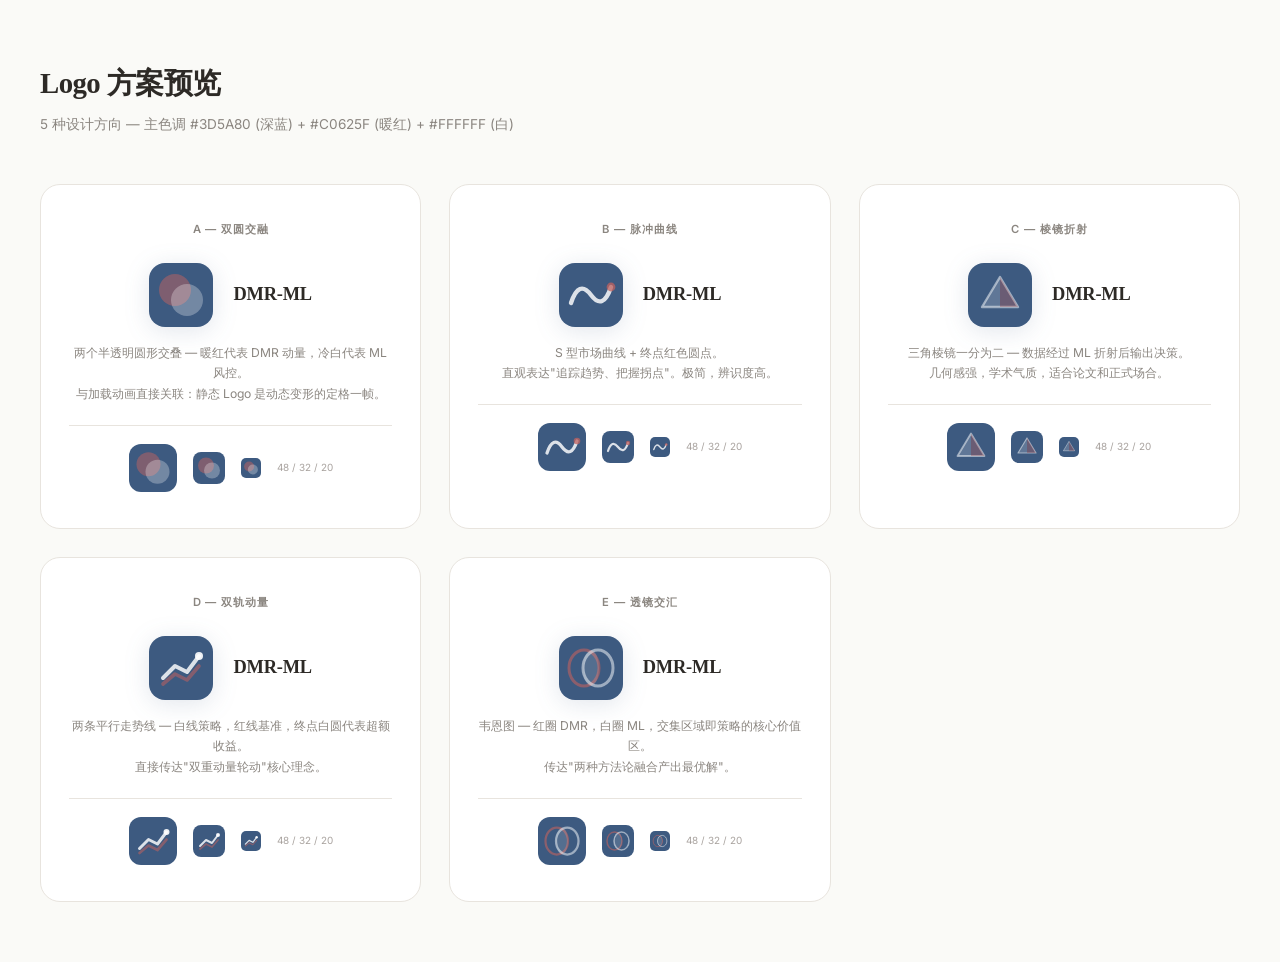
<file: web/static/logo-preview.html>
<!DOCTYPE html>
<html lang="zh-CN">
<head>
    <meta charset="UTF-8">
    <meta name="viewport" content="width=device-width, initial-scale=1.0">
    <title>DMR-ML - Logo 方案预览</title>
    <link href="https://fonts.googleapis.com/css2?family=Inter:wght@300;400;500;600&display=swap" rel="stylesheet">
    <style>
        * { margin: 0; padding: 0; box-sizing: border-box; }
        body {
            font-family: 'Inter', -apple-system, sans-serif;
            background: #FAFAF7;
            color: #2D2A26;
            padding: 60px 40px;
            line-height: 1.6;
        }
        h1 {
            font-family: Georgia, serif;
            font-size: 1.8rem;
            font-weight: 700;
            margin-bottom: 8px;
            letter-spacing: -0.02em;
        }
        .subtitle { color: #8B8680; font-size: 0.85rem; margin-bottom: 48px; }
        .grid {
            display: grid;
            grid-template-columns: repeat(auto-fit, minmax(340px, 1fr));
            gap: 28px;
            max-width: 1200px;
        }
        .option {
            background: #fff;
            border: 1px solid #E8E4DE;
            border-radius: 20px;
            padding: 36px 28px;
            text-align: center;
            transition: box-shadow 0.3s, transform 0.3s;
        }
        .option:hover {
            transform: translateY(-4px);
            box-shadow: 0 12px 32px rgba(0,0,0,0.08);
        }
        .option-label {
            font-size: 0.70rem;
            font-weight: 600;
            text-transform: uppercase;
            letter-spacing: 0.08em;
            color: #8B8680;
            margin-bottom: 24px;
        }
        .logo-row {
            display: flex;
            align-items: center;
            justify-content: center;
            gap: 20px;
            margin-bottom: 16px;
        }
        .logo-row svg { filter: drop-shadow(0 4px 12px rgba(61,90,128,0.15)); }
        .logo-name {
            font-family: Georgia, serif;
            font-size: 1.15rem;
            font-weight: 600;
            letter-spacing: -0.01em;
        }
        .option-desc {
            font-size: 0.76rem;
            color: #8B8680;
            margin-top: 14px;
            line-height: 1.7;
        }
        .sizes {
            display: flex;
            align-items: center;
            justify-content: center;
            gap: 16px;
            margin-top: 20px;
            padding-top: 18px;
            border-top: 1px solid #E8E4DE;
        }
        .sizes span { font-size: 0.62rem; color: #A8A29E; }
    </style>
</head>
<body>
    <h1>Logo 方案预览</h1>
    <p class="subtitle">5 种设计方向 — 主色调 #3D5A80 (深蓝) + #C0625F (暖红) + #FFFFFF (白)</p>

    <div class="grid">

        <!-- Option A: 双圆交融 -->
        <div class="option">
            <div class="option-label">A — 双圆交融</div>
            <div class="logo-row">
                <svg width="64" height="64" viewBox="0 0 32 32">
                    <rect width="32" height="32" rx="8" fill="#3D5A80"/>
                    <circle cx="13" cy="13.5" r="8" fill="rgba(192,98,95,0.50)"/>
                    <circle cx="19" cy="18.5" r="8" fill="rgba(255,255,255,0.28)"/>
                </svg>
                <span class="logo-name">DMR-ML</span>
            </div>
            <p class="option-desc">
                两个半透明圆形交叠 — 暖红代表 DMR 动量，冷白代表 ML 风控。<br>
                与加载动画直接关联：静态 Logo 是动态变形的定格一帧。
            </p>
            <div class="sizes">
                <svg width="48" height="48" viewBox="0 0 32 32"><rect width="32" height="32" rx="8" fill="#3D5A80"/><circle cx="13" cy="13.5" r="8" fill="rgba(192,98,95,0.50)"/><circle cx="19" cy="18.5" r="8" fill="rgba(255,255,255,0.28)"/></svg>
                <svg width="32" height="32" viewBox="0 0 32 32"><rect width="32" height="32" rx="8" fill="#3D5A80"/><circle cx="13" cy="13.5" r="8" fill="rgba(192,98,95,0.50)"/><circle cx="19" cy="18.5" r="8" fill="rgba(255,255,255,0.28)"/></svg>
                <svg width="20" height="20" viewBox="0 0 32 32"><rect width="32" height="32" rx="8" fill="#3D5A80"/><circle cx="13" cy="13.5" r="8" fill="rgba(192,98,95,0.50)"/><circle cx="19" cy="18.5" r="8" fill="rgba(255,255,255,0.28)"/></svg>
                <span>48 / 32 / 20</span>
            </div>
        </div>

        <!-- Option B: 脉冲曲线 -->
        <div class="option">
            <div class="option-label">B — 脉冲曲线</div>
            <div class="logo-row">
                <svg width="64" height="64" viewBox="0 0 32 32">
                    <rect width="32" height="32" rx="8" fill="#3D5A80"/>
                    <path d="M6 20 Q10 8, 16 16 Q22 24, 26 12" fill="none" stroke="rgba(255,255,255,0.82)" stroke-width="2.2" stroke-linecap="round"/>
                    <circle cx="26" cy="12" r="2.2" fill="rgba(192,98,95,0.75)"/>
                </svg>
                <span class="logo-name">DMR-ML</span>
            </div>
            <p class="option-desc">
                S 型市场曲线 + 终点红色圆点。<br>
                直观表达"追踪趋势、把握拐点"。极简，辨识度高。
            </p>
            <div class="sizes">
                <svg width="48" height="48" viewBox="0 0 32 32"><rect width="32" height="32" rx="8" fill="#3D5A80"/><path d="M6 20 Q10 8, 16 16 Q22 24, 26 12" fill="none" stroke="rgba(255,255,255,0.82)" stroke-width="2.2" stroke-linecap="round"/><circle cx="26" cy="12" r="2.2" fill="rgba(192,98,95,0.75)"/></svg>
                <svg width="32" height="32" viewBox="0 0 32 32"><rect width="32" height="32" rx="8" fill="#3D5A80"/><path d="M6 20 Q10 8, 16 16 Q22 24, 26 12" fill="none" stroke="rgba(255,255,255,0.82)" stroke-width="2.2" stroke-linecap="round"/><circle cx="26" cy="12" r="2.2" fill="rgba(192,98,95,0.75)"/></svg>
                <svg width="20" height="20" viewBox="0 0 32 32"><rect width="32" height="32" rx="8" fill="#3D5A80"/><path d="M6 20 Q10 8, 16 16 Q22 24, 26 12" fill="none" stroke="rgba(255,255,255,0.82)" stroke-width="2.2" stroke-linecap="round"/><circle cx="26" cy="12" r="2.2" fill="rgba(192,98,95,0.75)"/></svg>
                <span>48 / 32 / 20</span>
            </div>
        </div>

        <!-- Option C: 棱镜折射 -->
        <div class="option">
            <div class="option-label">C — 棱镜折射</div>
            <div class="logo-row">
                <svg width="64" height="64" viewBox="0 0 32 32">
                    <rect width="32" height="32" rx="8" fill="#3D5A80"/>
                    <path d="M16 7 L25 22 L7 22 Z" fill="none" stroke="rgba(255,255,255,0.50)" stroke-width="1.2" stroke-linejoin="round"/>
                    <path d="M16 7 L25 22 L16 22 Z" fill="rgba(192,98,95,0.35)"/>
                    <path d="M16 7 L7 22 L16 22 Z" fill="rgba(255,255,255,0.18)"/>
                </svg>
                <span class="logo-name">DMR-ML</span>
            </div>
            <p class="option-desc">
                三角棱镜一分为二 — 数据经过 ML 折射后输出决策。<br>
                几何感强，学术气质，适合论文和正式场合。
            </p>
            <div class="sizes">
                <svg width="48" height="48" viewBox="0 0 32 32"><rect width="32" height="32" rx="8" fill="#3D5A80"/><path d="M16 7 L25 22 L7 22 Z" fill="none" stroke="rgba(255,255,255,0.50)" stroke-width="1.2" stroke-linejoin="round"/><path d="M16 7 L25 22 L16 22 Z" fill="rgba(192,98,95,0.35)"/><path d="M16 7 L7 22 L16 22 Z" fill="rgba(255,255,255,0.18)"/></svg>
                <svg width="32" height="32" viewBox="0 0 32 32"><rect width="32" height="32" rx="8" fill="#3D5A80"/><path d="M16 7 L25 22 L7 22 Z" fill="none" stroke="rgba(255,255,255,0.50)" stroke-width="1.2" stroke-linejoin="round"/><path d="M16 7 L25 22 L16 22 Z" fill="rgba(192,98,95,0.35)"/><path d="M16 7 L7 22 L16 22 Z" fill="rgba(255,255,255,0.18)"/></svg>
                <svg width="20" height="20" viewBox="0 0 32 32"><rect width="32" height="32" rx="8" fill="#3D5A80"/><path d="M16 7 L25 22 L7 22 Z" fill="none" stroke="rgba(255,255,255,0.50)" stroke-width="1.2" stroke-linejoin="round"/><path d="M16 7 L25 22 L16 22 Z" fill="rgba(192,98,95,0.35)"/><path d="M16 7 L7 22 L16 22 Z" fill="rgba(255,255,255,0.18)"/></svg>
                <span>48 / 32 / 20</span>
            </div>
        </div>

        <!-- Option D: 双轨动量 -->
        <div class="option">
            <div class="option-label">D — 双轨动量</div>
            <div class="logo-row">
                <svg width="64" height="64" viewBox="0 0 32 32">
                    <rect width="32" height="32" rx="8" fill="#3D5A80"/>
                    <path d="M7 21 L13 15 L19 18 L25 10" fill="none" stroke="rgba(255,255,255,0.82)" stroke-width="2" stroke-linecap="round" stroke-linejoin="round"/>
                    <path d="M7 24 L13 19 L19 22 L25 15" fill="none" stroke="rgba(192,98,95,0.55)" stroke-width="1.8" stroke-linecap="round" stroke-linejoin="round"/>
                    <circle cx="25" cy="10" r="2" fill="#fff" opacity="0.9"/>
                </svg>
                <span class="logo-name">DMR-ML</span>
            </div>
            <p class="option-desc">
                两条平行走势线 — 白线策略，红线基准，终点白圆代表超额收益。<br>
                直接传达"双重动量轮动"核心理念。
            </p>
            <div class="sizes">
                <svg width="48" height="48" viewBox="0 0 32 32"><rect width="32" height="32" rx="8" fill="#3D5A80"/><path d="M7 21 L13 15 L19 18 L25 10" fill="none" stroke="rgba(255,255,255,0.82)" stroke-width="2" stroke-linecap="round" stroke-linejoin="round"/><path d="M7 24 L13 19 L19 22 L25 15" fill="none" stroke="rgba(192,98,95,0.55)" stroke-width="1.8" stroke-linecap="round" stroke-linejoin="round"/><circle cx="25" cy="10" r="2" fill="#fff" opacity="0.9"/></svg>
                <svg width="32" height="32" viewBox="0 0 32 32"><rect width="32" height="32" rx="8" fill="#3D5A80"/><path d="M7 21 L13 15 L19 18 L25 10" fill="none" stroke="rgba(255,255,255,0.82)" stroke-width="2" stroke-linecap="round" stroke-linejoin="round"/><path d="M7 24 L13 19 L19 22 L25 15" fill="none" stroke="rgba(192,98,95,0.55)" stroke-width="1.8" stroke-linecap="round" stroke-linejoin="round"/><circle cx="25" cy="10" r="2" fill="#fff" opacity="0.9"/></svg>
                <svg width="20" height="20" viewBox="0 0 32 32"><rect width="32" height="32" rx="8" fill="#3D5A80"/><path d="M7 21 L13 15 L19 18 L25 10" fill="none" stroke="rgba(255,255,255,0.82)" stroke-width="2" stroke-linecap="round" stroke-linejoin="round"/><path d="M7 24 L13 19 L19 22 L25 15" fill="none" stroke="rgba(192,98,95,0.55)" stroke-width="1.8" stroke-linecap="round" stroke-linejoin="round"/><circle cx="25" cy="10" r="2" fill="#fff" opacity="0.9"/></svg>
                <span>48 / 32 / 20</span>
            </div>
        </div>

        <!-- Option E: 透镜交汇 -->
        <div class="option">
            <div class="option-label">E — 透镜交汇</div>
            <div class="logo-row">
                <svg width="64" height="64" viewBox="0 0 32 32">
                    <rect width="32" height="32" rx="8" fill="#3D5A80"/>
                    <ellipse cx="12.5" cy="16" rx="7.5" ry="9" fill="none" stroke="rgba(192,98,95,0.60)" stroke-width="1.5"/>
                    <ellipse cx="19.5" cy="16" rx="7.5" ry="9" fill="none" stroke="rgba(255,255,255,0.50)" stroke-width="1.5"/>
                    <ellipse cx="16" cy="16" rx="4" ry="9" fill="rgba(255,255,255,0.12)"/>
                </svg>
                <span class="logo-name">DMR-ML</span>
            </div>
            <p class="option-desc">
                韦恩图 — 红圈 DMR，白圈 ML，交集区域即策略的核心价值区。<br>
                传达"两种方法论融合产出最优解"。
            </p>
            <div class="sizes">
                <svg width="48" height="48" viewBox="0 0 32 32"><rect width="32" height="32" rx="8" fill="#3D5A80"/><ellipse cx="12.5" cy="16" rx="7.5" ry="9" fill="none" stroke="rgba(192,98,95,0.60)" stroke-width="1.5"/><ellipse cx="19.5" cy="16" rx="7.5" ry="9" fill="none" stroke="rgba(255,255,255,0.50)" stroke-width="1.5"/><ellipse cx="16" cy="16" rx="4" ry="9" fill="rgba(255,255,255,0.12)"/></svg>
                <svg width="32" height="32" viewBox="0 0 32 32"><rect width="32" height="32" rx="8" fill="#3D5A80"/><ellipse cx="12.5" cy="16" rx="7.5" ry="9" fill="none" stroke="rgba(192,98,95,0.60)" stroke-width="1.5"/><ellipse cx="19.5" cy="16" rx="7.5" ry="9" fill="none" stroke="rgba(255,255,255,0.50)" stroke-width="1.5"/><ellipse cx="16" cy="16" rx="4" ry="9" fill="rgba(255,255,255,0.12)"/></svg>
                <svg width="20" height="20" viewBox="0 0 32 32"><rect width="32" height="32" rx="8" fill="#3D5A80"/><ellipse cx="12.5" cy="16" rx="7.5" ry="9" fill="none" stroke="rgba(192,98,95,0.60)" stroke-width="1.5"/><ellipse cx="19.5" cy="16" rx="7.5" ry="9" fill="none" stroke="rgba(255,255,255,0.50)" stroke-width="1.5"/><ellipse cx="16" cy="16" rx="4" ry="9" fill="rgba(255,255,255,0.12)"/></svg>
                <span>48 / 32 / 20</span>
            </div>
        </div>

    </div>
</body>
</html>
</file>
